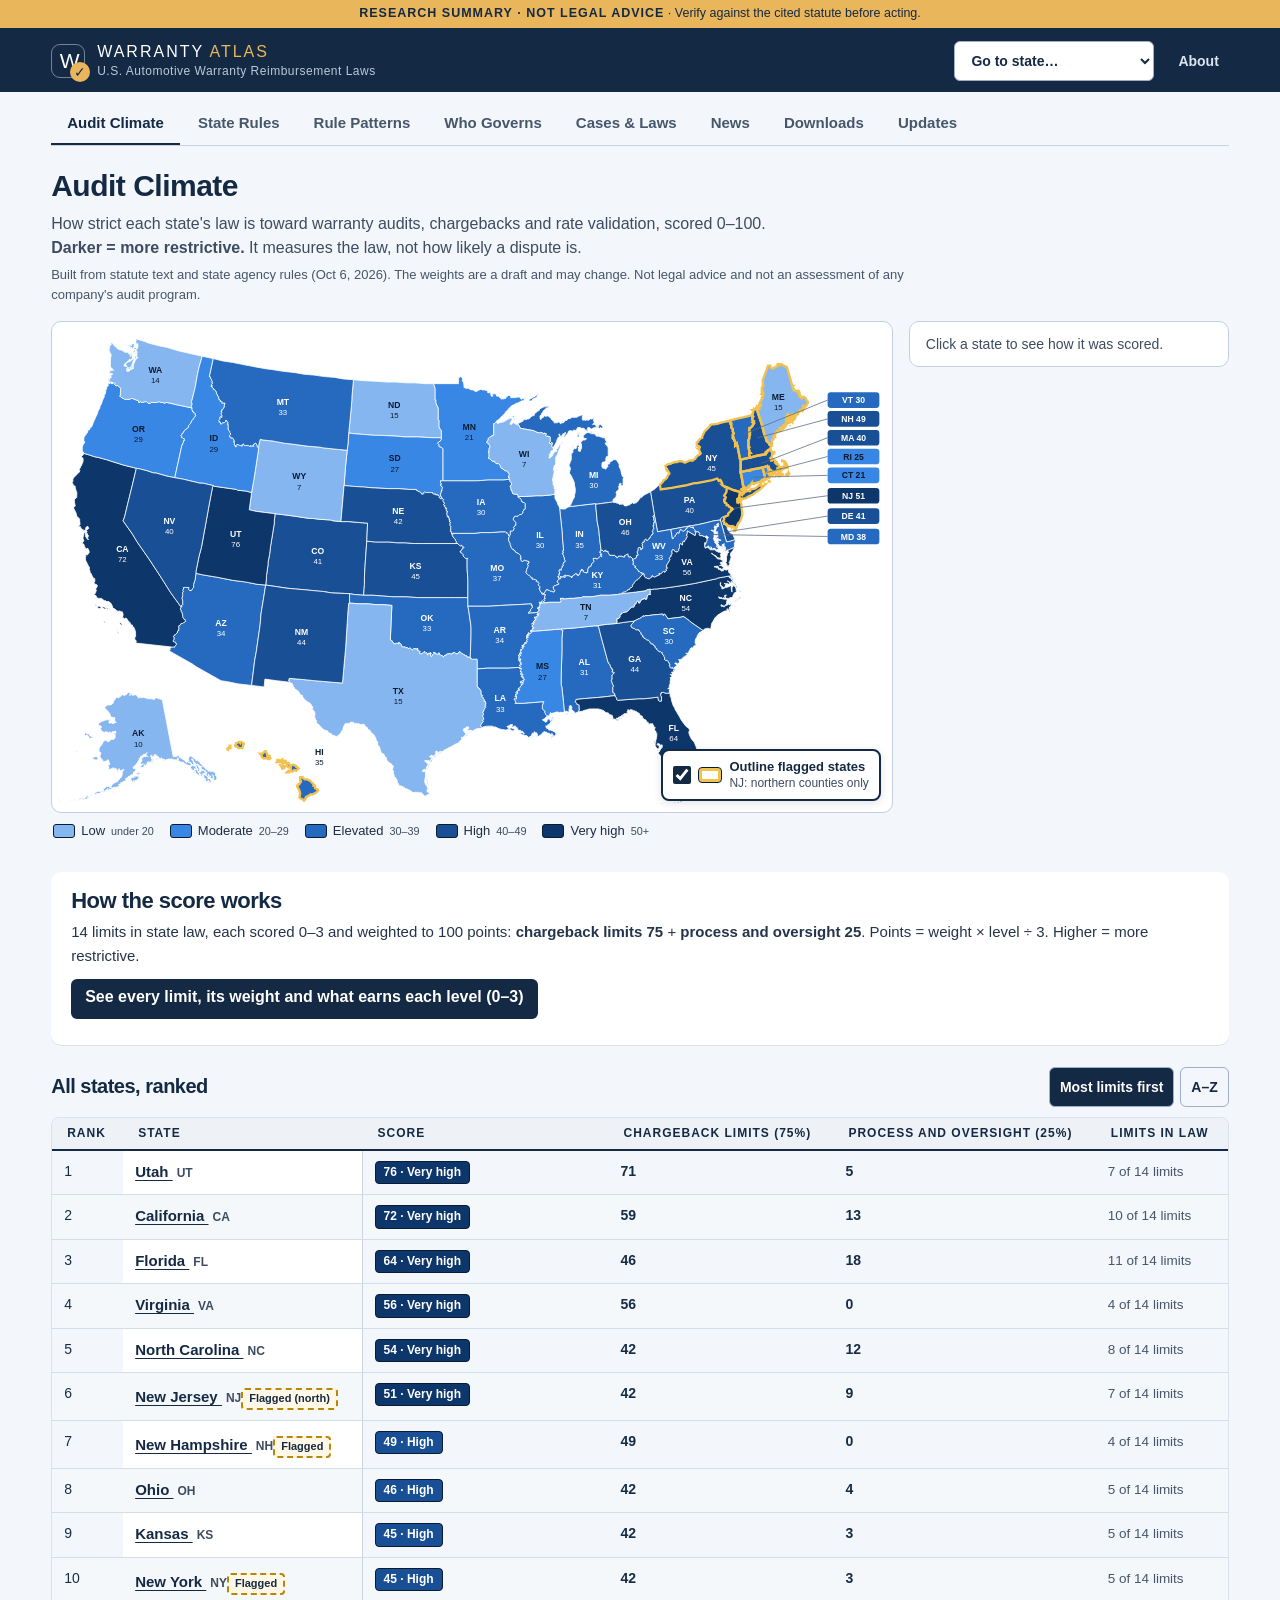
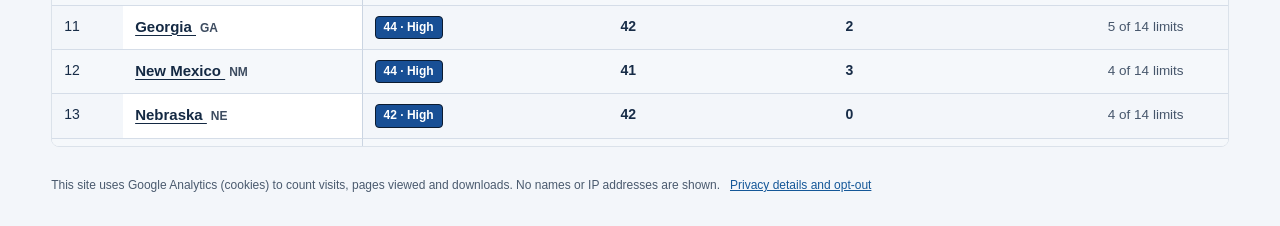
<file: docs/index.html>
<!doctype html>
<html lang="en">
<head>
  <meta charset="utf-8"><meta name="viewport" content="width=device-width,initial-scale=1">
  <title>Warranty Atlas · State warranty reimbursement rules</title>
  <meta name="description" content="U.S. automotive warranty reimbursement laws: a 50-state audit climate map, a state-by-state rules matrix (labor rate, rate requests, parts markup, service contracts) and the statute text behind each rule.">
  <!-- Link previews (Teams, Outlook, Slack). Absolute URLs: update them if the site moves to a custom domain. -->
  <meta property="og:type" content="website"><meta property="og:site_name" content="Warranty Atlas"><meta property="og:title" content="Warranty Atlas">
  <meta property="og:description" content="U.S. automotive warranty reimbursement laws: a 50-state audit climate map, a state-by-state rules matrix (labor rate, rate requests, parts markup, service contracts) and the statute text behind each rule.">
  <meta property="og:url" content="https://broker593.github.io/Warranty-Reimbursement-Atlas/"><meta property="og:image" content="https://broker593.github.io/Warranty-Reimbursement-Atlas/og-card.png"><meta property="og:image:width" content="1200"><meta property="og:image:height" content="630"><meta property="og:image:alt" content="Warranty Atlas logo over a U.S. map">
  <meta name="twitter:card" content="summary_large_image"><meta name="theme-color" content="#142943">
  <link rel="icon" type="image/png" sizes="32x32" href="icons/favicon-32.png"><link rel="icon" type="image/png" sizes="192x192" href="icons/icon-192.png"><link rel="apple-touch-icon" href="icons/apple-touch-icon.png">
  <meta name="robots" content="noindex,nofollow">
  <script>
  /* Site analytics: Google Analytics 4. Counts visits, pages and file downloads. Disclosed on About > Privacy and site analytics, with an opt-out. Keep this block. */
  (function () {
    var id = 'G-FTH25MDCBV'; window.ATLAS_GA_ID = id;
    var off = false; try { off = localStorage.getItem('atlas-analytics-off') === '1'; } catch (e) {}
    if (off || !/^G-[A-Z0-9]{6,}$/.test(id) || id.indexOf('XXXX') > -1 || location.hostname !== 'broker593.github.io') return;
    window.dataLayer = window.dataLayer || [];
    window.gtag = function () { window.dataLayer.push(arguments); };
    window.gtag('js', new Date());
    window.gtag('config', id, {send_page_view: false});
    var s = document.createElement('script'); s.async = true; s.src = 'https://www.googletagmanager.com/gtag/js?id=' + id; document.head.appendChild(s);
  })();
  </script>
  <link rel="stylesheet" href="styles.css?v=20261023-x40"><script defer src="data.js?v=20261023-x40"></script><script defer src="coverage-data.js?v=20261023-x40"></script><script defer src="coverage.js?v=20261023-x40"></script><link rel="stylesheet" href="extras.css?v=20261023-x40"><script defer src="extras.js?v=20261023-x40"></script>
</head>
<body>
  <div class="xnotice" role="note"><strong>RESEARCH SUMMARY · NOT LEGAL ADVICE</strong><span aria-hidden="true"> · </span>Verify against the cited statute before acting.</div>
  <header class="masthead"><div class="brand"><span class="brandmark" aria-hidden="true">W<span>✓</span></span><div>WARRANTY <strong>ATLAS</strong><small>U.S. Automotive Warranty Reimbursement Laws</small></div></div><div class="header-actions"><label class="xjump" for="xJump"><span class="xjump-l">Go to state</span><select id="xJump"><option value="">Go to state…</option></select></label><button class="quiet" id="aboutBtn">About</button></div></header>
  <main id="main"></main>
  <footer class="xsitefoot"><span>This site uses Google Analytics (cookies) to count visits, pages viewed and downloads. No names or IP addresses are shown.</span> <button type="button" class="xsitefoot-link" id="privacyLink">Privacy details and opt-out</button></footer>
  <dialog id="aboutDialog" class="about-dialog" aria-labelledby="aboutTitle"><div class="dialog-top"><div><span class="eyebrow">ABOUT THIS REFERENCE</span><h2 id="aboutTitle">Quick overview</h2></div><button class="close-button" data-close="aboutDialog" aria-label="Close overview">×</button></div><div class="about-copy xabout">
<p class="xabout-lead">A 50-state quick reference to dealer warranty-reimbursement law: labor rates, paid hours, parts, claims and chargebacks, and whether service contracts and CPO are covered. Built from public statutes and, where they set a rule, state agency regulations.</p>
<h3>What's here</h3>
<ul><li><strong>Audit Climate</strong> (opens first) — the audit climate score (0–100) on a U.S. map: how restrictive each state's law is toward warranty audits, chargebacks and rate validation. Hover or click a state for how it was scored.</li><li><strong>State Rules</strong> — one row per state: labor rate, rate increase requests, manufacturer response, paid hours, parts markup, and service contracts and CPO. Click a state for its audit brief (what to know before auditing paid factory-warranty claims there, in the order an audit runs; four states so far), its key facts, and the statute quotes and sources one click deeper. Tick 2 to 6 states, then press <strong>Compare</strong> to see them side by side.</li><li><strong>Rule Patterns</strong> — rule counts across all 50 states: how many states give each answer, with a plain-English definition of every answer and the states behind it.</li><li><strong>Who Governs</strong> — for each state: the statute, any state agency rule that adds a warranty rule, the agency (with a link to its website) and where a dealer takes a dispute.</li><li><strong>Cases &amp; Laws</strong> — key decisions and legislation on rate submissions, audits and chargebacks, each labeled with how it was verified.</li><li><strong>News</strong> — law changes and rulings (up to 5 a week) plus industry commentary from reliable trade and legal publications (up to 3 a week), labeled separately, with the list of sources checked.</li><li><strong>Downloads</strong> — the Excel workbook (everything on the site), audit briefs (summary table plus notes), one-page state PDFs and one research data file.</li><li><strong>Updates</strong> — the Monday law-change checks and site updates.</li></ul>
<h3>How to read it</h3>
<dl class="xabout-dl"><dt>Yes</dt><dd>The state's warranty rate and time rules apply to that coverage.</dd><dt>Conditional</dt><dd>Applies only if a condition is met, usually who issues or pays for the contract.</dd><dt>Not covered</dt><dd>The statute excludes it or limits the rule to manufacturer-issued work.</dd><dt>Silent · Not set in statute</dt><dd>The statute says nothing. Contracts, regulations or other law may still apply.</dd><dt>Full details</dt><dd>The statute quote, pinpoint cite and conditions behind each key fact.</dd></dl>
<h3>Keep in mind</h3>
<ul><li><strong>Internal use only.</strong> Research summary, not legal advice. Verify against the cited statute and take disputes to Legal.</li><li>No company rates or dealer payment data.</li><li>Checked for law changes every Monday. Each state shows <em>Last verified</em> and <em>Law last amended</em>.</li><li>Flagged states (New England, New York, northern New Jersey and Hawaii) are outlined in gold on the map and marked Flagged elsewhere.</li><li>Scope: franchised passenger-vehicle dealers. RV, heavy-truck and independent repair-shop rules are out of scope.</li></ul>
<section class="xprivacy" aria-labelledby="privacyTitle"><h3 id="privacyTitle" tabindex="-1">Privacy and site analytics</h3><p>This site uses Google Analytics to count visits, pages viewed and file downloads. Google Analytics sets cookies in your browser. The site owner sees totals by page, time of day, general location and device type, never names or IP addresses. <a href="https://policies.google.com/technologies/partner-sites" target="_blank" rel="noopener">How Google uses this data ↗</a></p><p class="xprivacy-opt"><button type="button" class="xprivacy-btn" id="gaOptOut">Don't count my visits on this browser</button><span id="gaOptState" role="status"></span></p><p class="xprivacy-small">Or block it on every site with <a href="https://tools.google.com/dlpage/gaoptout" target="_blank" rel="noopener">Google's opt-out browser add-on ↗</a>.</p></section>
<details class="xabout-more"><summary>Research history and sources</summary><p>Initial research September 21, 2026. Coverage by contract type verified September 24–25. Audit fields and law dates verified September 25. Official legislature text was used wherever available; enrolled acts or current code copies are labeled in each state.</p><p>The States pages show the law in effect today and flag enacted changes that take effect later (for example, Rhode Island on October 1, 2026). Pending bills are listed in Weekly checks and are never treated as law.</p></details>
<details class="xabout-more"><summary>Glossary</summary><dl class="glossary"><dt>Hourly rate vs. paid hours</dt><dd>Labor payment = hourly rate × allowed hours. A time multiplier changes the hours; Wisconsin builds the time difference into the rate.</dd><dt>Posted vs. effective labor rate</dt><dd>Posted is the advertised rate. Effective is labor revenue divided by the hours in the qualifying sample.</dd><dt>Parts markup vs. gross margin</dt><dd>A $100 part reimbursed at $160 is a 60% markup and a 37.5% gross margin.</dd><dt>Sample period vs. age limit</dt><dd>The sample period is how much repair-order history to submit; the age limit is how old it can be.</dd></dl></details>
</div></dialog>
</body>
</html>
</file>
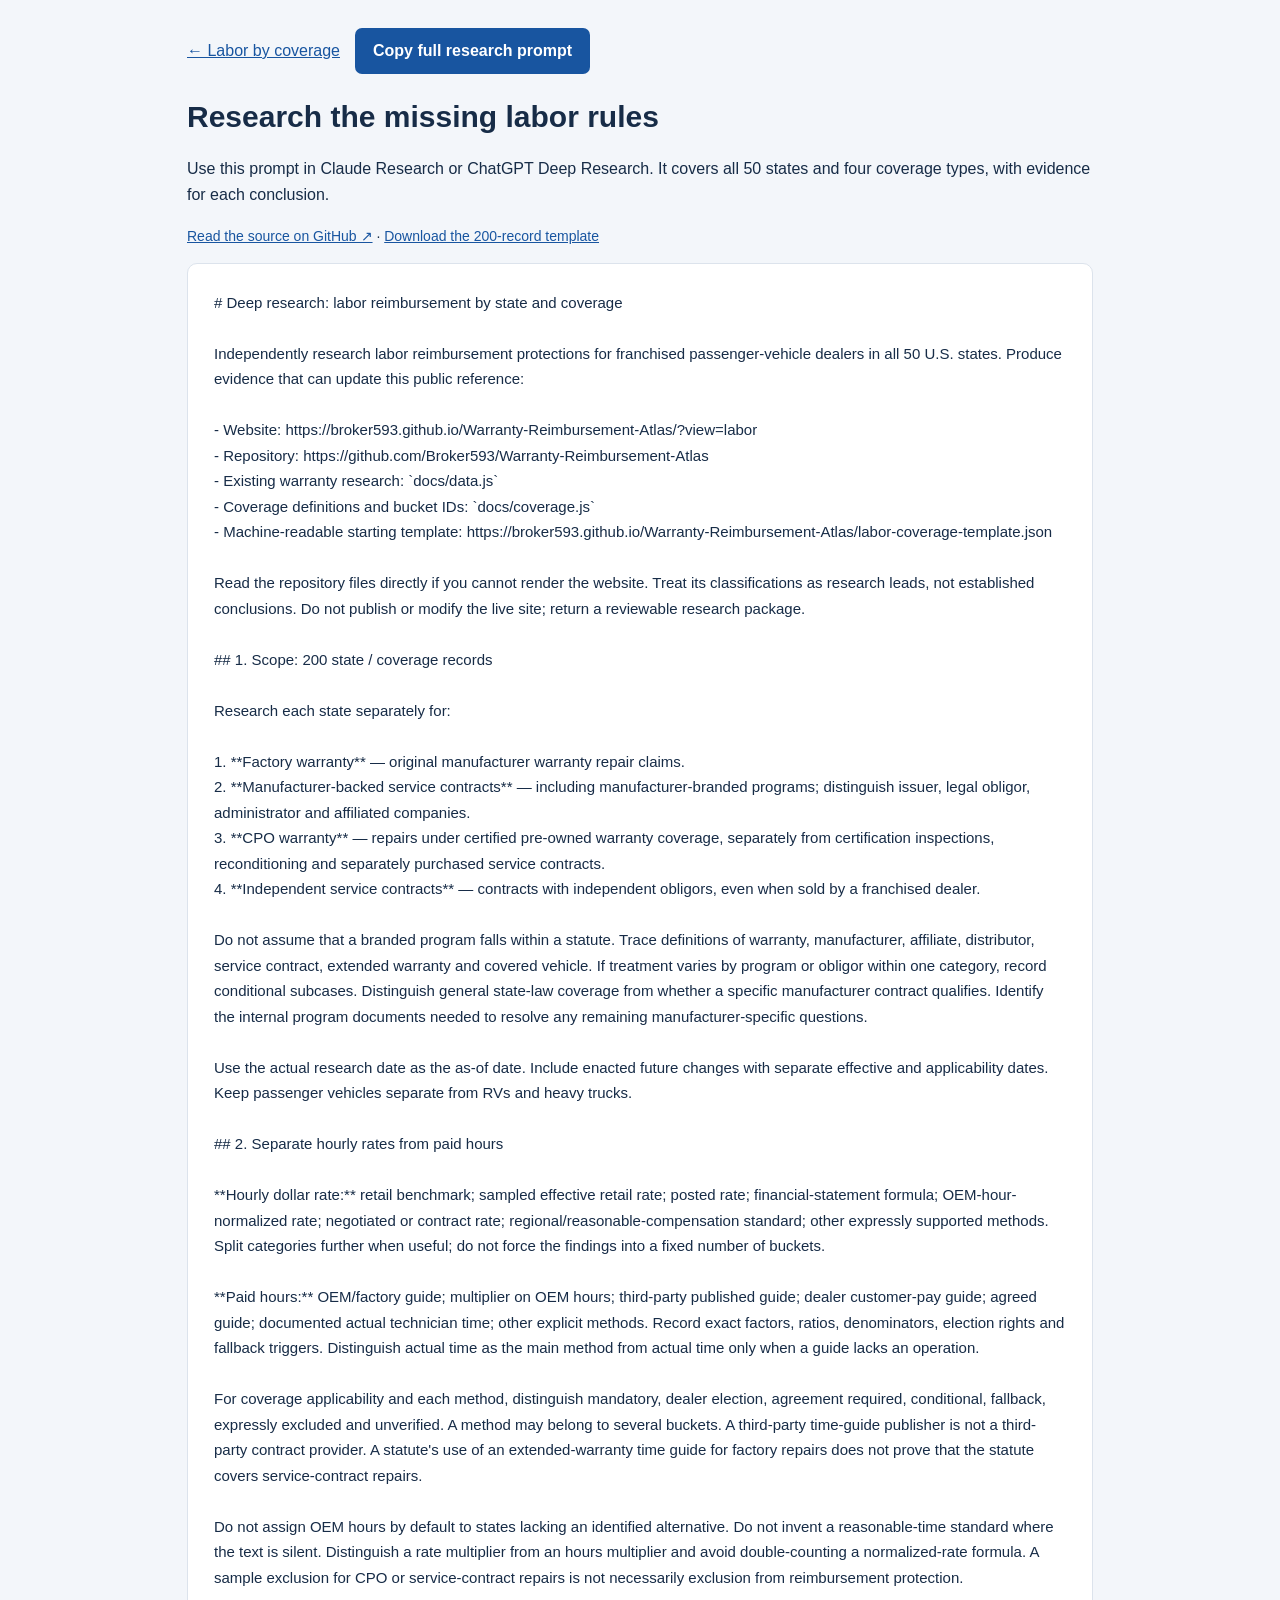
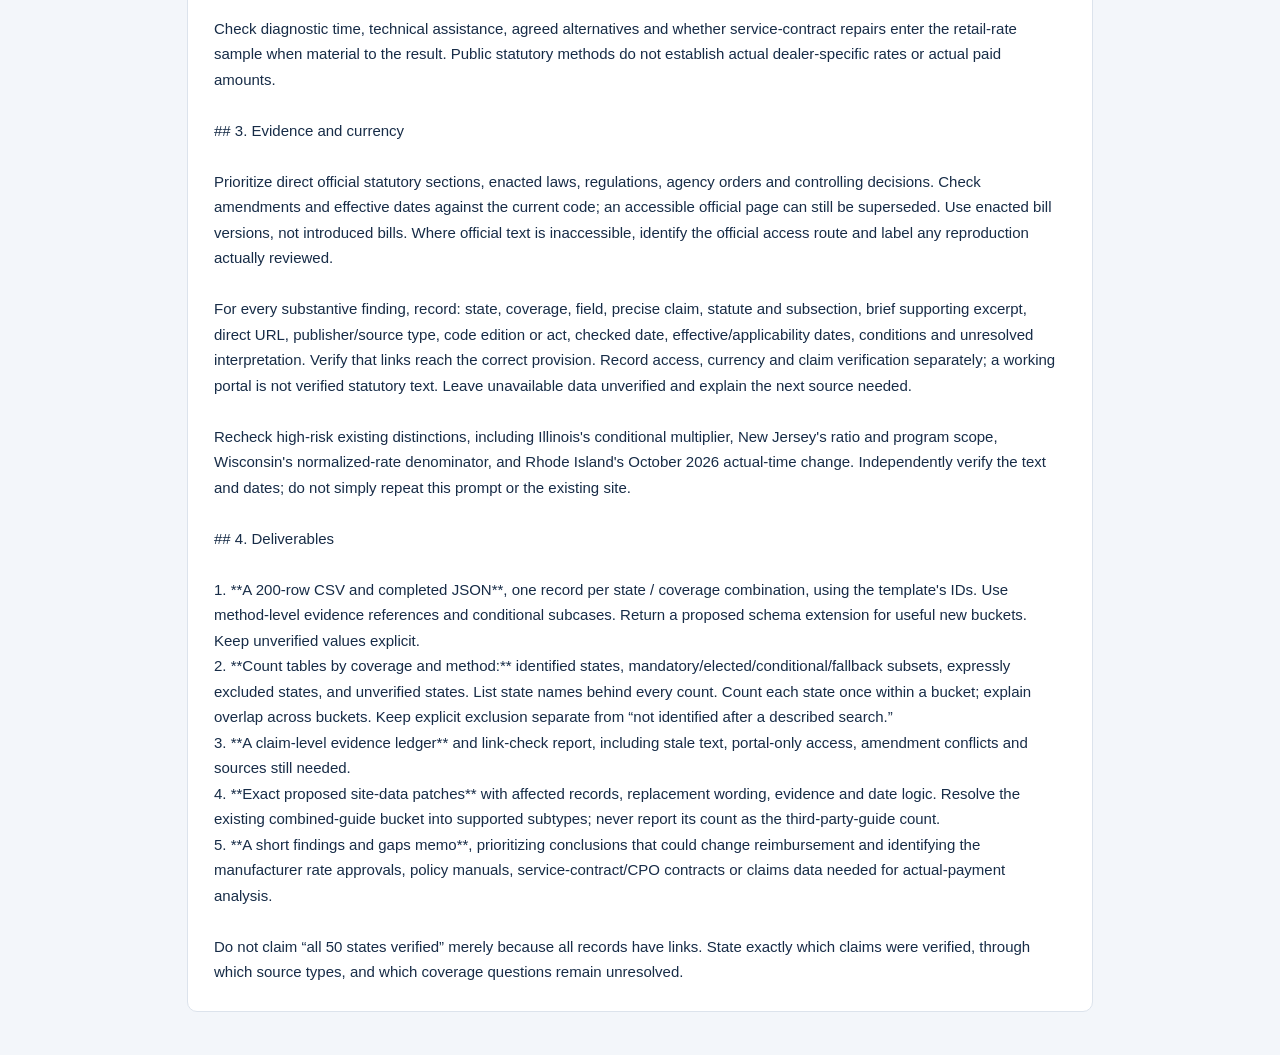
<file: docs/research.html>
<!doctype html>
<html lang="en"><head><meta charset="utf-8"><meta name="viewport" content="width=device-width,initial-scale=1"><title>Labor coverage · Deep research prompt</title><meta name="robots" content="noindex,nofollow"><style>
*{box-sizing:border-box}body{margin:0;background:#f3f6fa;color:#172c47;font:16px/1.65 Arial,sans-serif}main{max-width:950px;margin:auto;padding:28px 22px}nav{display:flex;gap:15px;flex-wrap:wrap;align-items:center;margin-bottom:24px}a{color:#1855a0}h1{line-height:1.25;font-size:30px}button{font:inherit;font-weight:600;color:white;background:#1855a0;border:0;border-radius:7px;padding:10px 18px;cursor:pointer}button:focus-visible{outline:3px solid #c88c27;outline-offset:3px}pre{font:15px/1.7 Arial,sans-serif;white-space:pre-wrap;overflow-wrap:anywhere;background:white;padding:26px;border:1px solid #dce3ec;border-radius:10px}#copyStatus{font-size:14px;color:#526171} .links{font-size:14px}
</style></head><body><main><nav><a href="./?view=labor">← Labor by coverage</a><button id="copyPrompt">Copy full research prompt</button><span id="copyStatus" role="status"></span></nav><h1>Research the missing labor rules</h1><p>Use this prompt in Claude Research or ChatGPT Deep Research. It covers all 50 states and four coverage types, with evidence for each conclusion.</p><p class="links"><a href="https://github.com/Broker593/Warranty-Reimbursement-Atlas/blob/main/docs/labor-coverage-research-prompt.md" target="_blank" rel="noopener">Read the source on GitHub ↗</a> · <a href="labor-coverage-template.json" download>Download the 200-record template</a></p><pre id="researchPrompt"># Deep research: labor reimbursement by state and coverage

Independently research labor reimbursement protections for franchised passenger-vehicle dealers in all 50 U.S. states. Produce evidence that can update this public reference:

- Website: https://broker593.github.io/Warranty-Reimbursement-Atlas/?view=labor
- Repository: https://github.com/Broker593/Warranty-Reimbursement-Atlas
- Existing warranty research: `docs/data.js`
- Coverage definitions and bucket IDs: `docs/coverage.js`
- Machine-readable starting template: https://broker593.github.io/Warranty-Reimbursement-Atlas/labor-coverage-template.json

Read the repository files directly if you cannot render the website. Treat its classifications as research leads, not established conclusions. Do not publish or modify the live site; return a reviewable research package.

## 1. Scope: 200 state / coverage records

Research each state separately for:

1. **Factory warranty** — original manufacturer warranty repair claims.
2. **Manufacturer-backed service contracts** — including manufacturer-branded programs; distinguish issuer, legal obligor, administrator and affiliated companies.
3. **CPO warranty** — repairs under certified pre-owned warranty coverage, separately from certification inspections, reconditioning and separately purchased service contracts.
4. **Independent service contracts** — contracts with independent obligors, even when sold by a franchised dealer.

Do not assume that a branded program falls within a statute. Trace definitions of warranty, manufacturer, affiliate, distributor, service contract, extended warranty and covered vehicle. If treatment varies by program or obligor within one category, record conditional subcases. Distinguish general state-law coverage from whether a specific manufacturer contract qualifies. Identify the internal program documents needed to resolve any remaining manufacturer-specific questions.

Use the actual research date as the as-of date. Include enacted future changes with separate effective and applicability dates. Keep passenger vehicles separate from RVs and heavy trucks.

## 2. Separate hourly rates from paid hours

**Hourly dollar rate:** retail benchmark; sampled effective retail rate; posted rate; financial-statement formula; OEM-hour-normalized rate; negotiated or contract rate; regional/reasonable-compensation standard; other expressly supported methods. Split categories further when useful; do not force the findings into a fixed number of buckets.

**Paid hours:** OEM/factory guide; multiplier on OEM hours; third-party published guide; dealer customer-pay guide; agreed guide; documented actual technician time; other explicit methods. Record exact factors, ratios, denominators, election rights and fallback triggers. Distinguish actual time as the main method from actual time only when a guide lacks an operation.

For coverage applicability and each method, distinguish mandatory, dealer election, agreement required, conditional, fallback, expressly excluded and unverified. A method may belong to several buckets. A third-party time-guide publisher is not a third-party contract provider. A statute&#x27;s use of an extended-warranty time guide for factory repairs does not prove that the statute covers service-contract repairs.

Do not assign OEM hours by default to states lacking an identified alternative. Do not invent a reasonable-time standard where the text is silent. Distinguish a rate multiplier from an hours multiplier and avoid double-counting a normalized-rate formula. A sample exclusion for CPO or service-contract repairs is not necessarily exclusion from reimbursement protection.

Check diagnostic time, technical assistance, agreed alternatives and whether service-contract repairs enter the retail-rate sample when material to the result. Public statutory methods do not establish actual dealer-specific rates or actual paid amounts.

## 3. Evidence and currency

Prioritize direct official statutory sections, enacted laws, regulations, agency orders and controlling decisions. Check amendments and effective dates against the current code; an accessible official page can still be superseded. Use enacted bill versions, not introduced bills. Where official text is inaccessible, identify the official access route and label any reproduction actually reviewed.

For every substantive finding, record: state, coverage, field, precise claim, statute and subsection, brief supporting excerpt, direct URL, publisher/source type, code edition or act, checked date, effective/applicability dates, conditions and unresolved interpretation. Verify that links reach the correct provision. Record access, currency and claim verification separately; a working portal is not verified statutory text. Leave unavailable data unverified and explain the next source needed.

Recheck high-risk existing distinctions, including Illinois&#x27;s conditional multiplier, New Jersey&#x27;s ratio and program scope, Wisconsin&#x27;s normalized-rate denominator, and Rhode Island&#x27;s October 2026 actual-time change. Independently verify the text and dates; do not simply repeat this prompt or the existing site.

## 4. Deliverables

1. **A 200-row CSV and completed JSON**, one record per state / coverage combination, using the template&#x27;s IDs. Use method-level evidence references and conditional subcases. Return a proposed schema extension for useful new buckets. Keep unverified values explicit.
2. **Count tables by coverage and method:** identified states, mandatory/elected/conditional/fallback subsets, expressly excluded states, and unverified states. List state names behind every count. Count each state once within a bucket; explain overlap across buckets. Keep explicit exclusion separate from “not identified after a described search.”
3. **A claim-level evidence ledger** and link-check report, including stale text, portal-only access, amendment conflicts and sources still needed.
4. **Exact proposed site-data patches** with affected records, replacement wording, evidence and date logic. Resolve the existing combined-guide bucket into supported subtypes; never report its count as the third-party-guide count.
5. **A short findings and gaps memo**, prioritizing conclusions that could change reimbursement and identifying the manufacturer rate approvals, policy manuals, service-contract/CPO contracts or claims data needed for actual-payment analysis.

Do not claim “all 50 states verified” merely because all records have links. State exactly which claims were verified, through which source types, and which coverage questions remain unresolved.
</pre></main><script>
document.getElementById('copyPrompt').addEventListener('click',async()=>{try{await navigator.clipboard.writeText(document.getElementById('researchPrompt').textContent);document.getElementById('copyStatus').textContent='Copied. Paste into your research tool.';}catch{document.getElementById('copyStatus').textContent='Select the prompt text below and copy it manually.';const range=document.createRange();range.selectNodeContents(document.getElementById('researchPrompt'));const selection=window.getSelection();selection.removeAllRanges();selection.addRange(range);}});
</script></body></html>
</file>
<file: docs/styles.css>
:root{font-family:Arial,Helvetica,sans-serif;color:#172c47;background:#f3f6fa;font-synthesis:none;--navy:#142943;--blue:#1855a0;--line:#dce3ec;--muted:#5d6c80;--gold:#eab65b;--parts:#234d77;--hourly:#215f75;--hours:#66558e;--samples:#77552e}*{box-sizing:border-box}body{margin:0}button,input,select,summary{font:inherit}button,summary{cursor:pointer}button{transition:background .14s,color .14s}button:focus-visible,input:focus-visible,select:focus-visible,summary:focus-visible,.table-scroll:focus-visible{outline:3px solid #c88c27;outline-offset:3px}button{border:0}a{color:#145798;text-underline-offset:3px}button:disabled{cursor:default;opacity:.5}.masthead{height:88px;background:var(--navy);color:white;display:flex;align-items:center;justify-content:space-between;padding:0 4%;gap:20px}.brand{display:flex;align-items:center;gap:12px;font-size:16px;letter-spacing:2px}.brand strong{font-weight:400;color:#eab65b}.brand small{display:block;letter-spacing:.5px;font-size:12px;margin-top:6px;color:#b9c9db}.brandmark{width:43px;height:43px;border:1px solid #758396;border-radius:9px;display:grid;place-items:center;font-size:26px;position:relative;letter-spacing:-3px}.brandmark span{font-size:14px;letter-spacing:0;position:absolute;bottom:-5px;right:-6px;background:var(--gold);color:var(--navy);width:20px;height:20px;border-radius:50%;text-align:center;line-height:20px}.header-actions{display:flex;align-items:center;gap:14px}.primary{background:var(--blue);color:white;border-radius:7px;padding:11px 17px;font-size:14px;font-weight:bold;min-height:42px}.masthead .primary{background:var(--gold);color:var(--navy)}.primary:hover{filter:brightness(.94)}.quiet{background:transparent;color:var(--muted);padding:10px;font-size:14px;font-weight:600;min-height:40px;border-radius:6px}.quiet:hover{background:#e8edf4;color:var(--navy)}.masthead .quiet{color:#dbe5f0}.masthead .quiet:hover{background:#253d5c}main{max-width:1800px;margin:auto;padding:34px 4% 22px}.intro{display:flex;justify-content:space-between;align-items:flex-end;gap:28px;margin-bottom:27px}.eyebrow{font-size:12px;letter-spacing:1.5px;font-weight:bold;color:var(--muted)}.eyebrow span{color:#b7c3d2;padding:0 8px}h1{font-size:clamp(27px,2.5vw,36px);letter-spacing:-1px;margin:10px 0;line-height:1.2}h2{font-size:27px;letter-spacing:-.5px;margin:8px 0 0}h3{font-size:18px;line-height:1.4}.intro p{font-size:16px;margin:0;color:var(--muted);line-height:1.5}.research-stamp{font-size:12px;line-height:1.6;flex-shrink:0;text-align:right;padding-bottom:2px}.research-stamp span{display:block;color:var(--muted)}.research-stamp strong{font-size:14px;font-weight:600}.mobile-break{display:none}.workspace{background:white;border:1px solid var(--line);border-radius:12px;box-shadow:0 4px 18px #17365806;overflow:clip}.viewbar{padding:17px 20px;border-bottom:1px solid var(--line);display:flex;justify-content:space-between;gap:15px;align-items:center}.segments{display:inline-flex;gap:4px;background:#eef2f7;border-radius:8px;padding:4px}.segments button{padding:10px 14px;font-size:14px;background:none;color:var(--muted);border-radius:5px;white-space:nowrap;min-height:40px}.segments button[aria-pressed=true]{background:white;color:var(--navy);box-shadow:0 1px 5px #14294318;font-weight:bold}.segments span{font-size:12px;margin-left:6px;color:#738398}.segments button[aria-pressed=true] span{color:var(--blue)}.toolbar{display:flex;align-items:center;gap:10px;padding:18px 20px 12px}.search{display:flex;align-items:center;border:1px solid #cbd5e2;border-radius:6px;gap:9px;padding:0 12px;flex:1;min-width:160px;max-width:490px;height:44px}.search>span{font-size:26px;color:var(--muted)}.search input{width:100%;min-width:0;border:0;outline:none;background:none;font-size:14px;color:var(--navy)}kbd{font:12px Arial;color:#758296;border:1px solid var(--line);border-radius:4px;padding:3px 6px}select{font-size:14px;color:var(--navy);border:1px solid #cbd5e2;background:white;border-radius:6px;padding:10px 30px 10px 10px;min-height:44px}.filter-pop{position:relative;font-size:14px}.filter-pop summary{list-style:none;display:flex;gap:14px;align-items:center;border:1px solid #cbd5e2;padding:11px 12px;border-radius:6px;min-height:44px;white-space:nowrap}.filter-pop summary::-webkit-details-marker{display:none}.filter-panel{position:absolute;z-index:80;top:54px;left:0;width:360px;padding:18px;background:white;border:1px solid var(--line);box-shadow:0 12px 50px #14294324;border-radius:10px;max-height:65vh;overflow:auto}.filter-heading{display:flex;align-items:center;justify-content:space-between;gap:8px;margin-bottom:12px}.text-button{background:none;color:var(--blue);font-size:14px;padding:4px 0;line-height:1.4}.text-button:hover{text-decoration:underline}.match-label{display:flex;align-items:center;gap:9px;color:var(--muted);border-bottom:1px solid var(--line);padding-bottom:16px}.match-label select{min-height:36px;padding:7px 24px 7px 9px}.filter-group-title{font-size:12px;font-weight:bold;letter-spacing:1px;color:var(--muted);text-transform:uppercase;margin:17px 0 8px}.filter-choice{display:flex;align-items:flex-start;gap:10px;padding:8px 0;line-height:1.4;font-size:14px;cursor:pointer}.filter-choice input{margin-top:3px;accent-color:var(--blue);width:16px;height:16px;flex-shrink:0}.filter-choice small{margin-left:auto;color:var(--muted);background:#f0f4f8;padding:1px 6px;border-radius:4px;font-size:12px}.table-meta{display:flex;align-items:center;justify-content:space-between;gap:12px;padding:4px 20px 15px;font-size:14px}.result-summary{color:var(--muted);line-height:1.5}.result-summary strong{color:var(--navy)}.meta-controls{display:flex;align-items:center;gap:20px}.toggle-label{font-size:14px;display:flex;align-items:center;gap:8px;color:var(--muted);cursor:pointer}.toggle-label input{width:16px;height:16px;accent-color:var(--blue)}.compare-button{font-size:14px;border:1px solid #cbd5e2;border-radius:6px;padding:8px 10px;background:white;color:var(--navy);white-space:nowrap}.compare-button span{border-radius:4px;background:#ecf2f9;margin-left:4px;padding:2px 5px;font-size:12px}.compare-button.active{background:var(--navy);color:white}.compare-button.active span{background:#3d5270;color:white}.active-filters{display:flex;flex-wrap:wrap;gap:7px;padding:0 20px}.active-filters:not(:empty){padding-bottom:14px}.filter-chip{border-radius:5px;background:#eaf1fa;color:#234d77;font-size:12px;line-height:1.4;padding:6px 9px}.filter-chip span{margin-left:10px}.table-scroll{overflow:auto;max-height:65vh;min-height:210px;border-top:1px solid var(--line);border-bottom:1px solid var(--line);overscroll-behavior:contain}table{border-collapse:separate;border-spacing:0;min-width:100%;font-size:14px}thead th{position:sticky;z-index:15;background:#f7f9fc}thead tr:first-child th{top:0;font-size:12px;text-transform:uppercase;letter-spacing:1px;color:white;text-align:left;height:33px;padding:8px 15px}thead .group-parts{background:var(--parts)}thead .group-hourly{background:var(--hourly)}thead .group-hours{background:var(--hours)}thead .group-samples{background:var(--samples)}thead tr:nth-child(2) th{top:33px;height:91px;border-bottom:1px solid #c6d2e2;font-weight:600;vertical-align:middle}thead th.rule-head{min-width:122px;width:122px;border-right:1px solid #e4e9f0;padding:0}thead .rule-head button{width:100%;height:91px;background:none;color:var(--navy);padding:12px 11px;text-align:center;font-size:14px;line-height:1.4;display:flex;flex-direction:column;justify-content:center;align-items:center;gap:5px}thead .rule-head button:hover{background:#eaf0f7}thead .rule-head small{font-size:12px;font-weight:400;color:var(--muted)}thead th.state-head{position:sticky;left:0;top:0!important;z-index:30;background:#e9eef5!important;color:var(--navy)!important;min-width:235px;width:235px;border-right:1px solid #c6d2e2;border-bottom:1px solid #c6d2e2;font-size:14px!important;letter-spacing:0!important;text-transform:none!important;vertical-align:bottom;padding:18px 16px!important}.state-head>span{display:block;font-size:12px;font-weight:400;line-height:1.5;color:var(--muted);margin-top:5px}tbody td{border-bottom:1px solid #e4eaf2;padding:12px 16px;height:65px;text-align:center}tbody tr:last-child td{border-bottom:0}tbody tr:nth-child(even){background:#f7f9fc}tbody tr:hover{background:#edf3fa}tbody tr.selected{background:#e8f1fb}tbody td.state-cell{position:sticky;left:0;z-index:10;background:inherit;text-align:left;border-right:1px solid #cbd5e2;min-width:235px;width:235px}tbody tr:nth-child(odd) .state-cell{background:white}tbody tr:nth-child(even) .state-cell{background:#f7f9fc}tbody tr:hover .state-cell{background:#edf3fa}tbody tr.selected .state-cell{background:#e8f1fb}.state-inner{display:flex;align-items:center;gap:12px}.compare-check{width:16px;height:16px;accent-color:var(--blue);cursor:pointer;flex-shrink:0}.state-name{padding:0;background:transparent;color:var(--navy);text-align:left;line-height:1.35}.state-name:hover .state-text{text-decoration:underline;text-underline-offset:3px}.state-text{font-size:14px;font-weight:600}.abbr{font-size:12px;color:#6e7b8c;font-weight:400;margin-left:6px}.evidence-label{font-size:12px;color:#788597;display:block;margin-top:3px}.evidence-label.official{color:#33608e}.mark{display:inline-flex;align-items:center;justify-content:center;width:22px;height:22px;vertical-align:middle;border-radius:4px;font-size:16px;line-height:1}.mark.yes{background:var(--navy);color:white;border:1px solid var(--navy)}.mark.no{background:transparent;border:1px solid #c5cfdd}.common-col .mark.yes{background:#e3eaf3;border-color:#cdd8e5;color:#4f698a}.matrix-footer{padding:14px 20px;display:flex;flex-wrap:wrap;gap:12px 24px;color:var(--muted);font-size:12px;line-height:1.5}.matrix-footer .mark{width:15px;height:15px;font-size:11px;margin-right:5px;border-radius:3px}.matrix-footer>span:last-child{margin-left:auto}.context-note{font-size:14px;line-height:1.6;color:var(--muted);padding:20px 4px 0;max-width:1150px}.context-note strong{color:var(--navy);font-weight:600}.page-footer{display:flex;gap:8px 24px;flex-wrap:wrap;color:#718098;font-size:12px;line-height:1.5;margin-top:20px}.page-footer .text-button{font-size:12px;padding:0}.empty{text-align:center;padding:60px 20px;color:var(--muted)}.empty strong{display:block;font-size:18px;color:var(--navy)}.empty p{font-size:16px;line-height:1.5}.sr-only{position:absolute;width:1px;height:1px;padding:0;margin:-1px;overflow:hidden;clip:rect(0,0,0,0);white-space:nowrap;border:0}dialog{color:var(--navy);border:1px solid var(--line);background:white;box-shadow:0 15px 80px #14294325;padding:0;max-height:90dvh}dialog::backdrop{background:#0b1d36aa;backdrop-filter:blur(2px)}.state-dialog{width:min(760px,95vw);max-width:95vw;height:100dvh;max-height:100dvh;margin:0 0 0 auto;border-radius:12px 0 0 12px;border-right:0}.key-dialog{width:min(1050px,93vw);max-width:93vw;border-radius:12px}.about-dialog{width:min(770px,93vw);max-width:93vw;border-radius:12px}.dialog-top{display:flex;align-items:flex-start;justify-content:space-between;gap:16px;padding:25px 30px;border-bottom:1px solid var(--line);position:sticky;top:0;background:white;z-index:2}.close-button{width:38px;height:38px;display:grid;place-items:center;border:1px solid var(--line);border-radius:6px;font-size:26px;font-weight:300;line-height:1;background:#f8fafc;color:var(--navy);flex-shrink:0}.close-button:hover{background:#e9eff6}.dialog-intro{font-size:16px;color:var(--muted);line-height:1.6;margin:22px 30px}.state-summary{padding:22px 30px;background:#f5f8fc;border-bottom:1px solid var(--line)}.state-summary .statute{font-size:14px;font-weight:600;line-height:1.5}.state-summary p{font-size:14px;color:var(--muted);margin:10px 0 0;line-height:1.6}.state-sections{padding:4px 30px 25px}.state-section{padding:22px 0;border-bottom:1px solid var(--line)}.state-section:last-child{border-bottom:0}.section-label{color:var(--muted);font-size:12px;font-weight:bold;text-transform:uppercase;letter-spacing:1.2px}.state-section p{font-size:16px;line-height:1.65;margin:10px 0 0}.state-section .rule-tags{display:flex;gap:6px;flex-wrap:wrap;margin-top:12px}.rule-tag{font-size:12px;padding:5px 7px;border-radius:4px;background:#eaf1fa;color:#2e537b}.source-links{display:flex;flex-direction:column;gap:12px;margin-top:17px;font-size:14px;line-height:1.5}.source-age{font-size:14px;line-height:1.6;color:var(--muted);margin-top:10px}.detail-actions{display:flex;justify-content:space-between;gap:15px;align-items:center;padding:18px 30px;border-top:1px solid var(--line)}.key-group{padding:0 30px 25px}.key-group h3{border-bottom:2px solid var(--line);padding-bottom:10px}.rule-cards{display:grid;grid-template-columns:1fr 1fr;gap:14px}.rule-card{padding:18px;border:1px solid var(--line);border-radius:8px;display:flex;flex-direction:column;align-items:flex-start}.rule-card h4{font-size:16px;line-height:1.4;margin:0 0 10px}.rule-card p{font-size:14px;line-height:1.6;color:var(--muted);margin:0 0 10px}.rule-card .example{color:var(--navy);font-size:14px}.rule-card .text-button{margin-top:auto;text-align:left;padding-top:8px}.about-copy{padding:8px 30px 25px}.about-copy p{font-size:16px;line-height:1.7;color:var(--muted)}.about-copy strong{color:var(--navy)}.about-copy h3{margin-top:27px}.toast{position:fixed;bottom:24px;left:50%;transform:translateX(-50%);background:var(--navy);color:white;border-radius:8px;padding:13px 20px;font-size:14px;z-index:100;box-shadow:0 5px 25px #14294333;max-width:90vw;text-align:center}[hidden]{display:none!important}@media(min-width:1600px){thead .rule-head{min-width:135px;width:135px}}@media(max-width:1000px){.research-stamp{display:none}.toolbar{flex-wrap:wrap}.search{max-width:none;flex-basis:300px}.table-meta{align-items:flex-start;flex-direction:column}.meta-controls{width:100%;justify-content:space-between}.viewbar{padding:13px}.key-button{font-size:12px}.segments button{padding:9px}.masthead{padding:0 22px}.intro{margin-bottom:22px}main{padding:27px 22px}.matrix-footer>span:last-child{margin-left:0}}@media(max-width:640px){.masthead{height:78px;padding:0 16px}.brand{font-size:13px;letter-spacing:1px}.brand small{font-size:12px;letter-spacing:0}.brandmark{width:34px;height:34px;font-size:22px}.masthead .quiet{display:none}.header-actions .primary{padding:9px 11px;font-size:12px}.header-actions .primary span{display:none}main{padding:24px 12px}.eyebrow{font-size:12px;letter-spacing:.8px}.eyebrow span{padding:0 3px}h1{font-size:27px;letter-spacing:-.7px}.mobile-break{display:block}.intro p{font-size:14px}.viewbar{align-items:stretch;flex-direction:column;gap:6px}.segments{display:flex;justify-content:space-between}.segments button{font-size:12px;padding:10px 8px;flex:1;white-space:normal}.segments span{margin-left:3px}.key-button{align-self:flex-end;padding:5px;min-height:28px;font-size:14px}.toolbar{padding:10px 12px;gap:8px}.search{flex-basis:100%;max-width:none}.filter-pop{flex:1}.filter-pop summary{justify-content:space-between;font-size:14px}.source-select{flex:1}.source-select select{width:100%;max-width:100%;font-size:12px;padding-left:7px}.toolbar>.quiet{font-size:12px;padding:6px;min-height:40px}.filter-panel{width:min(350px,calc(100vw - 52px));left:0}.table-meta{padding:4px 12px 12px}.meta-controls{gap:8px;flex-wrap:wrap}.toggle-label{font-size:12px}.compare-button{font-size:12px}.active-filters{padding-left:12px;padding-right:12px}thead th.state-head,tbody td.state-cell{min-width:176px;width:176px}.state-inner{gap:8px}.state-text{font-size:14px}.abbr{display:none}.evidence-label{font-size:12px}tbody td{padding:10px}thead .rule-head{min-width:115px;width:115px}.matrix-footer{padding:12px;gap:9px 15px}.context-note{font-size:14px;padding:17px 3px 0}.page-footer{gap:10px;margin-top:16px}.dialog-top{padding:22px 20px}h2{font-size:24px}.state-summary{padding:20px}.state-sections{padding:0 20px 20px}.detail-actions{padding:16px 20px}.rule-cards{grid-template-columns:1fr}.key-group{padding:0 20px 20px}.dialog-intro{margin:18px 20px}.about-copy{padding:5px 20px 22px}}

/* Source clarity and focused comparison */
.coverage-line{display:flex;flex-wrap:wrap;align-items:center;gap:8px 18px;font-size:12px;color:var(--muted);line-height:1.6;margin:-8px 0 18px}.coverage-line strong{color:var(--navy)}.coverage-line .coverage-pending{color:#75531e;background:#fff2d9;padding:2px 7px;border-radius:4px}.rule-check{cursor:pointer;min-width:30px;min-height:30px;border-radius:5px}.rule-check:hover{background:#2362a8;box-shadow:0 0 0 3px #dceafb}.review-status{display:flex;flex-direction:column;gap:7px;margin:16px 0 8px;padding:13px 15px;border-left:3px solid #427aa8;background:#eaf1f8;font-size:14px;line-height:1.5}.review-status.pending{border-color:#c69539;background:#fff4df}.review-status span{font-size:12px;color:var(--muted)}.rule-explanation{margin:22px 30px 0;padding:18px;border:1px solid #bfd2e8;border-radius:8px;background:#f3f7fc}.rule-explanation h3{margin:10px 0;font-size:18px}.rule-explanation p{font-size:16px;line-height:1.65;margin:10px 0}.rule-explanation small{font-size:12px;line-height:1.6;color:var(--muted);display:block}.source-link{display:flex;flex-direction:column;gap:5px;padding:12px 14px;border:1px solid var(--line);border-radius:7px;text-decoration:none}.source-link:hover{background:#f1f6fb}.source-link strong{font-size:14px;text-decoration:underline;text-underline-offset:3px}.source-link span{color:var(--muted);font-size:12px;overflow-wrap:anywhere}.source-age small{display:block;font-size:12px;line-height:1.6;margin-top:9px}.glossary dt{font-size:16px;font-weight:600;margin:18px 0 6px}.glossary dd{font-size:16px;line-height:1.65;color:var(--muted);margin:0}@media(max-width:640px){.coverage-line{gap:6px 10px;margin-top:-8px}.coverage-line>span:last-child{flex-basis:100%}.rule-explanation{margin:18px 20px 0;padding:15px}.review-status span{overflow-wrap:anywhere}}

.original-source{border:1px solid #a9cbbb;background:#f1f8f4}.original-note,.original-gap{font-size:13px;line-height:1.55;color:#526171}.original-label{display:block;font-size:10px;font-weight:500;color:#527367;margin-top:3px}


/* September 2026 evidence and effective-date controls */
.date-bar{display:flex;align-items:center;flex-wrap:wrap;gap:10px 20px;margin:0 0 18px;color:var(--muted);font-size:13px}.date-bar label{font-weight:600;color:var(--navy);display:flex;align-items:center;gap:10px}.date-bar input{border:1px solid #cbd5e2;border-radius:6px;padding:8px;color:var(--navy);background:white;font:inherit}.date-bar span{max-width:520px;line-height:1.5}.mark.unknown{background:#fff2d9;color:#75531e;border:1px solid #c8a465;font-weight:bold}.mark.no.rule-check:hover{background:#e7effa;border-color:#1855a0}.change-notice{margin:20px 30px;padding:16px;border:1px solid #a8c4df;border-radius:8px;background:#edf5ff;font-size:14px;line-height:1.6}.change-notice p{margin:8px 0}.change-notice.pending{background:#fff7e8;border-color:#d9bd85}.check-record{padding:14px;border-left:3px solid #7b97b6;background:#f4f7fb;font-size:14px!important}.original-label{font-size:11px}.rule-check:focus-visible{outline:3px solid #c88c27;outline-offset:3px}@media(max-width:640px){.change-notice{margin:18px 20px}.date-bar{font-size:12px}}
/* Coverage-specific labor research */
.labor-panel{padding:20px;border-bottom:1px solid var(--line);background:#f8fafc}
.labor-controls{display:flex;align-items:end;flex-wrap:wrap;gap:14px 22px}
.labor-controls label{display:flex;flex-direction:column;gap:7px;font-size:12px;font-weight:bold;color:var(--muted)}
.labor-controls select{max-width:100%;font-weight:normal}
.labor-controls a{font-size:14px;padding-bottom:12px;margin-left:auto}
.labor-scope,.labor-count-note,.labor-formula{font-size:13px;line-height:1.6;color:var(--muted)}
.labor-scope{max-width:1050px;margin:15px 0 8px}
.labor-progress{font-size:13px;font-weight:600;color:#75531e;margin:0 0 16px}
.labor-buckets{display:grid;grid-template-columns:repeat(4,minmax(0,1fr));gap:10px}
.labor-bucket{display:flex;flex-direction:column;align-items:flex-start;gap:7px;text-align:left;min-height:112px;background:white;border:1px solid #ccd7e4;border-radius:8px;padding:13px;color:var(--navy)}
.labor-bucket>span{font-size:13px;line-height:1.4;font-weight:600}
.labor-bucket strong{font-size:26px;line-height:1;margin-top:auto}
.labor-bucket small{font-size:12px;line-height:1.4;color:var(--muted)}
.labor-bucket:hover{background:#edf4fc;border-color:#7d9fc4}
.labor-bucket[aria-pressed=true]{background:#e6effb;border:2px solid var(--blue);padding:12px}
.labor-count-note{margin:13px 0 0}.labor-formula{border-top:1px solid var(--line);padding-top:12px;margin-bottom:0}
.labor-formula strong{color:var(--navy)}
.labor-matrix{table-layout:fixed;min-width:1080px}
.labor-matrix thead tr:nth-child(2) th{height:65px;text-align:left;padding:12px 16px;font-size:13px;line-height:1.45;min-width:230px}
.labor-matrix td:not(.state-cell){text-align:left;vertical-align:top;min-width:230px}
.labor-matrix td p{font-size:13px;line-height:1.6;margin:8px 0 0}
.labor-matrix td .text-button{font-size:12px;margin-top:8px;text-align:left}
.labor-tags{display:flex;flex-wrap:wrap;gap:5px;margin-top:8px}
.labor-tags span{display:inline-block;font-size:11px;line-height:1.45;padding:3px 6px;border:1px solid #bfd0e4;border-radius:4px;background:#edf3fb;color:#234d77}
.scope-status,.pending-label{display:inline-block;font-size:12px;line-height:1.5;color:#75531e;background:#fff2d9;border-radius:4px;padding:3px 6px}
.state-section li{font-size:15px;line-height:1.65;margin:8px 0}
.method-review{display:grid;grid-template-columns:1fr 1fr;gap:10px;margin-top:16px}.method-review article{display:flex;flex-direction:column;gap:6px;border:1px solid var(--line);padding:12px;border-radius:6px}.method-review strong{font-size:13px;line-height:1.4}.method-review span,.method-review small{font-size:12px;line-height:1.5;color:var(--muted)}
@media(max-width:1100px){.viewbar{flex-wrap:wrap}.segments{flex-wrap:wrap}.labor-buckets{grid-template-columns:repeat(3,minmax(0,1fr))}}
@media(max-width:640px){.labor-panel{padding:16px 12px}.labor-controls{align-items:stretch;gap:12px}.labor-controls label{width:100%}.labor-controls select{width:100%}.labor-controls a{margin-left:0;padding-bottom:0}.labor-buckets{grid-template-columns:repeat(2,minmax(0,1fr))}.labor-bucket{padding:11px}.labor-bucket[aria-pressed=true]{padding:10px}.segments{display:grid;grid-template-columns:1fr 1fr}.labor-matrix{min-width:950px}.labor-matrix td.state-cell,.labor-matrix th.state-head{width:160px;min-width:160px}}


/* v2: status meaning is carried by text and symbols, never color alone. */
.labor-progress{color:#172c47;font-size:14px;line-height:1.6}
.tally-scroll{overflow:auto;margin:12px 0;border:1px solid #8291a3;border-radius:7px}
.coverage-tally{font-size:14px;min-width:660px;width:100%;table-layout:fixed}
.coverage-tally caption{text-align:left;font-weight:700;padding:12px 14px;background:#e9eef5;color:#142943}
.coverage-tally thead th{position:static!important;background:#142943!important;color:#fff!important;text-transform:none!important;letter-spacing:0!important;font-size:13px!important;text-align:center!important;padding:12px!important}
.coverage-tally thead th:first-child{width:36%;text-align:left!important}
.coverage-tally tbody th{text-align:left;font-weight:600;padding:12px 14px;border-bottom:1px solid #ccd5e0;line-height:1.5}
.coverage-tally td{padding:6px;height:auto;border-bottom:1px solid #ccd5e0}
.coverage-tally td button{font-weight:700;color:#142943;background:transparent;border:1px solid #73859b;border-radius:5px;min-width:44px;min-height:36px}
.coverage-tally td button:hover{background:#142943;color:white}
.coverage-tally .current-coverage th{border-left:5px solid #142943;padding-left:9px}
.labor-date-notice{font-size:13px;line-height:1.6;border-left:4px solid #142943;padding:10px 13px;background:#e9eef5;color:#172c47}
.coverage-legend{margin:16px 0;font-size:13px;line-height:1.6}.coverage-legend summary{font-weight:bold}.coverage-legend dl{display:grid;grid-template-columns:120px 1fr;gap:10px}.coverage-legend dt{font-weight:bold}.coverage-legend dd{margin:0}
.coverage-status{display:inline-flex;align-items:center;gap:7px;max-width:100%;font-size:13px;font-weight:700;line-height:1.45;padding:6px 10px;border-radius:4px;white-space:nowrap}
.coverage-status>span{font-size:17px;line-height:1}
.status-yes{background:#142943;color:white;border:2px solid #142943}
.status-conditional{background:#fff;color:#101d2e;border:3px double #142943;padding:5px 9px}
.status-no{background:#dfe5ed;color:#101d2e;border:2px solid #142943}
.status-silent{background:#fff;color:#101d2e;border:2px dashed #526171}
.condition-note{border-left:3px double #142943;padding-left:9px;color:#142943}
.effective-status{font-size:12px!important;font-weight:600;color:#142943;border:1px solid #142943;border-radius:4px;padding:8px;background:#e9eef5}
.effective-status.upcoming{border-style:dashed}
.hours-label{font-size:14px;line-height:1.5;display:block}
.labor-buckets{grid-template-columns:repeat(3,minmax(0,1fr))}
.labor-bucket{border-color:#8291a3}.labor-bucket small{color:#34445a;line-height:1.6}.labor-bucket[aria-pressed=true]{outline:2px solid #142943;outline-offset:2px}
.evidence-label,.evidence-label.official{color:#45546a}.original-label{color:#344b43}
.statute-quote{margin:15px 0;padding:15px 18px;border-left:4px solid #142943;background:#f0f3f8;color:#142943;font-size:16px;line-height:1.7}
.state-section summary{font-size:14px;line-height:1.6;margin-top:12px}
@media(max-width:640px){.labor-buckets{grid-template-columns:repeat(2,minmax(0,1fr))}.coverage-tally{font-size:12px;min-width:590px}.coverage-legend dl{grid-template-columns:1fr}.coverage-legend dd{margin-bottom:8px}.labor-controls{margin-top:18px}}

/* v3 scope notes remain readable without color cues. */
.tally-scope{display:block;font-weight:400;font-size:11px;line-height:1.4;max-width:260px;margin-top:5px;color:#26364b}
.program-scope{border-left:4px solid #152d47;background:#edf1f6;color:#152d47;padding:12px 14px;font-size:13px;line-height:1.6}
.current-evidence{border:1px solid #667486;padding:12px;margin:12px 0}
</file>
<file: docs/extras.css>
/* Extras: section nav, Audit fields, Weekly checks, News, Downloads.
   High contrast; every status carries a text label, never color alone. */
.xnav{display:flex;flex-wrap:wrap;gap:4px;margin:0 0 18px;border-bottom:2px solid var(--navy)}
.xnav a{display:inline-block;padding:11px 16px;font-size:14px;font-weight:600;color:var(--navy);text-decoration:none;border:2px solid transparent;border-bottom:0;border-radius:7px 7px 0 0;margin-bottom:-2px;background:#e8edf4}
.xnav a:hover{background:#dbe4ef}
.xnav a[aria-current=page]{background:white;border-color:var(--navy);border-bottom:2px solid white;font-weight:bold;text-decoration:underline;text-underline-offset:5px;text-decoration-thickness:2px}
.xnav a:focus-visible{outline:3px solid #c88c27;outline-offset:2px}
.xpanel{background:white;border:1px solid var(--line);border-radius:12px;padding:24px 24px 28px;box-shadow:0 4px 18px #17365806}
.xloading,.xerror{font-size:16px;color:var(--muted)}.xerror{color:#8a1c1c;font-weight:bold;border:2px solid #8a1c1c;border-radius:8px;padding:12px}
.xhead{display:flex;justify-content:space-between;align-items:flex-start;gap:24px;margin-bottom:18px}
.xhead h2{margin:0 0 8px}.xhead p{margin:0;font-size:16px;line-height:1.55;color:#3d4c60;max-width:900px}
.xstamp{font-size:13px;line-height:1.7;text-align:right;color:#3d4c60;border-left:3px solid var(--navy);padding-left:14px;flex-shrink:0}
.xtools{display:flex;flex-wrap:wrap;align-items:flex-end;gap:12px;margin:8px 0 10px}
.xtools label{display:flex;flex-direction:column;gap:4px;font-size:13px;font-weight:600;color:var(--navy)}
.xtools .search{flex-direction:row;max-width:320px}.xtools .toggle-label{flex-direction:row;align-self:center}
.xcount{font-size:14px;color:#3d4c60;margin:6px 0 10px}
.xtable-scroll{max-height:70vh;border:1px solid var(--line);border-radius:8px}
.xtable{width:100%;font-size:14px}
.xtable thead th{position:sticky;top:0;background:var(--navy);color:white;text-align:left;padding:10px 12px;font-size:13px;z-index:2;white-space:nowrap}
.xtable tbody th,.xtable tbody td{padding:10px 12px;border-bottom:1px solid #d5dde8;text-align:left;vertical-align:top;height:auto;line-height:1.45}
.xtable tbody th{position:sticky;left:0;background:white;z-index:1;border-right:1px solid #cbd5e2;min-width:170px}
.xtable tbody tr:nth-child(even) th,.xtable tbody tr:nth-child(even) td{background:#f5f8fb}
.xtable small{display:block;color:#3d4c60;font-size:12px;margin-top:3px}
.xtable .xnext{font-weight:bold;color:#6b3d00;border-left:3px solid #6b3d00;padding-left:5px}
.xflag{display:block;font-size:11px;font-weight:bold;color:#6b3d00;margin-top:3px}
.xempty{text-align:center;padding:30px;color:var(--muted)}
.xfoot{font-size:13px;color:#3d4c60;line-height:1.5;margin-top:12px}
.xkv{display:grid;grid-template-columns:minmax(150px,210px) 1fr;gap:6px 14px;margin:12px 0;font-size:15px;line-height:1.5}
.xkv dt{font-weight:bold;color:var(--navy)}.xkv dd{margin:0;color:#24344a}
.xpin{font-size:13px;color:#3d4c60;line-height:1.5}
.xnote{font-size:14px;line-height:1.55;background:#f1f5fa;border-left:4px solid var(--navy);padding:8px 12px;margin:10px 0}
.xnextbox{border:2px solid #6b3d00;background:#fff7ea;padding:8px 12px;border-radius:6px;color:#3a2200!important}
.xbtns{display:flex;flex-wrap:wrap;gap:8px;align-items:center;margin-top:12px}
.xbtns a.quiet,.xbtns .quiet{border:1px solid #9fb0c5;color:var(--navy);text-decoration:none;display:inline-flex;align-items:center}
.xbtns .primary{min-height:40px}
.statute-quote{border-left:4px solid var(--navy);margin:10px 0 4px;padding:6px 12px;background:#f7f9fc;font-size:14px;line-height:1.55;font-style:italic}
.xbadge{display:inline-block;font-size:11px;font-weight:bold;letter-spacing:.6px;padding:3px 7px;border-radius:4px;background:var(--navy);color:white;border:2px solid var(--navy)}
.xbadge.alt{background:white;color:var(--navy)}
.xbadge.muted{background:white;color:#3d4c60;border-style:dashed;border-color:#3d4c60}
.xchip{display:inline-block;font-size:12px;font-weight:bold;padding:2px 7px;border:1px solid var(--navy);border-radius:10px;color:var(--navy)}
.xok{display:block;margin-top:8px;font-weight:bold;color:#0f4d2a}.xok::before{content:"✓ "}
.xwarn{display:block;margin-top:8px;font-weight:bold;color:#7a1f00}.xwarn::before{content:"⚠ "}
/* weekly & news */
.xweek,.xnews{border:1px solid #cbd5e2;border-left:5px solid var(--navy);border-radius:8px;padding:16px 18px;margin:14px 0}
.xweek header,.xitem-top{display:flex;flex-wrap:wrap;gap:8px;align-items:center}
.xweek time,.xitem-top time{font-weight:bold;font-size:14px}
.xweek h3{margin:10px 0 6px}.xweek p{font-size:15px;line-height:1.6}
.xitems{list-style:none;padding:0;margin:10px 0}.xitems li{border-top:1px solid #dce3ec;padding:12px 0}
.xitems p{margin:6px 0}
.xweek details,.xnews details{margin-top:8px;font-size:14px;line-height:1.55}.xweek summary{font-weight:bold;color:var(--navy)}
.xnewsweek h3{border-bottom:2px solid var(--navy);padding-bottom:6px;margin-top:10px}
.xnews h4{font-size:17px;margin:10px 0 2px;line-height:1.4}.xnews p{font-size:15px;line-height:1.55;margin:6px 0}
/* downloads */
.xdl{display:grid;grid-template-columns:repeat(auto-fit,minmax(240px,1fr));gap:14px}
.xdl-card{display:flex;flex-direction:column;gap:6px;border:2px solid var(--navy);border-radius:10px;padding:16px;color:var(--navy)}
.xdl-card strong{font-size:16px}.xdl-card span{font-size:14px;color:#3d4c60;line-height:1.5}
.xsub{margin-top:26px}
.xstates{display:grid;grid-template-columns:repeat(auto-fill,minmax(64px,1fr));gap:8px}
.xstates a{display:block;text-align:center;border:1px solid #7d8da3;border-radius:6px;padding:9px 0;font-weight:bold;color:var(--navy);text-decoration:none}
.xstates a:hover{background:var(--navy);color:white}
/* drawer card */
.xdrawer{display:grid;grid-template-columns:repeat(3,minmax(0,1fr));gap:12px;padding:16px 30px;border-bottom:2px solid var(--navy);background:#fbfcfe}
.xdrawer>div{display:flex;flex-direction:column;gap:3px}.xdrawer strong{font-size:15px}.xdrawer small{font-size:12px;color:#3d4c60;line-height:1.4}
.xdrawer .xbtns{grid-column:1/-1;margin-top:0}
@media(max-width:900px){.xhead{flex-direction:column}.xstamp{text-align:left}.xdrawer{grid-template-columns:1fr;padding:14px 20px}.xkv{grid-template-columns:1fr}}
@media(max-width:640px){.xnav a{padding:9px 10px;font-size:13px}.xpanel{padding:16px 12px}}
@media print{.masthead,.xnav,.xtools,.xbtns,.page-footer{display:none!important}.xpanel{border:0;box-shadow:none}}
.xdl-btns{display:flex;flex-wrap:wrap;gap:8px;margin-top:auto;padding-top:10px}
.xbtn-open,.xbtn-save{display:inline-flex;align-items:center;min-height:38px;padding:7px 12px;border-radius:6px;font-size:14px;font-weight:bold;text-decoration:none}
.xbtn-open{background:var(--navy);color:white;border:2px solid var(--navy)}.xbtn-open:hover{background:#0b1a2e}
.xbtn-save{background:white;color:var(--navy);border:2px solid var(--navy)}.xbtn-save:hover{background:#eef3f9}
.xbtn-open:focus-visible,.xbtn-save:focus-visible{outline:3px solid #c88c27;outline-offset:2px}
.xnotice{background:#eab65b;color:#142943;text-align:center;font-size:14px;line-height:1.4;padding:7px 16px;border-bottom:2px solid #142943}.xnotice strong{letter-spacing:1px}
@media print{.xnotice{display:block!important;background:none;border:1px solid #000}}
.xabout p,.xabout li,.xabout dd{font-size:15px;line-height:1.55;color:#24344a}
.xabout-lead{font-size:16px!important;color:var(--navy)!important;border-left:4px solid var(--navy);padding-left:12px}
.xabout h3{margin:20px 0 6px;font-size:16px}.xabout ul{margin:0;padding-left:20px}.xabout li{margin:4px 0}
.xabout-dl{display:grid;grid-template-columns:minmax(150px,190px) 1fr;gap:6px 14px;margin:0}.xabout-dl dt{font-weight:bold;color:var(--navy)}.xabout-dl dd{margin:0}
.xabout-more{margin-top:16px;border-top:1px solid var(--line);padding-top:10px}.xabout-more summary{font-weight:bold;color:var(--navy)}
@media(max-width:640px){.xabout-dl{grid-template-columns:1fr}}
/* States home + state overview */
.xnav .xnav-quiet{margin-left:auto;background:transparent;color:#3d4c60;font-weight:600;font-size:13px}.xnav .xnav-quiet+.xnav-quiet{margin-left:0}
.xnav .xnav-quiet[aria-current=page]{background:white;color:var(--navy)}
.xresearch{margin:0 0 18px}
.ks-h1{font-size:clamp(24px,2.2vw,32px);letter-spacing:-.5px;margin:0 0 8px;line-height:1.2;color:var(--navy)}
.ks-h1 .abbr{display:inline;font-size:18px;color:#3d4c60;font-weight:600;margin-left:8px}
.ks-scroll{max-height:75vh}
.ks-table{min-width:1180px}
.ks-table thead th{white-space:normal;vertical-align:bottom;font-size:13px;line-height:1.3}
.ks-table tbody td{font-size:14px;color:#1d2d44}
.ks-table tbody tr{cursor:pointer}
.ks-table tbody tr:hover th,.ks-table tbody tr:hover td{background:#e8f0f9}
.ks-table thead th:nth-child(1){width:11%}.ks-table thead th:nth-child(2){width:14%}.ks-table thead th:nth-child(3){width:14%}.ks-table thead th:nth-child(4){width:12%}.ks-table thead th:nth-child(5){width:13%}.ks-table thead th:nth-child(6){width:11%}.ks-table thead th:nth-child(7){width:12%}.ks-table thead th:nth-child(8){width:13%}
.ks-table tbody th{min-width:130px}
.ks-state{font-weight:bold;font-size:15px;color:var(--navy);text-decoration:underline;text-underline-offset:3px}
.ks-state .abbr{display:inline-block;margin-left:4px;font-weight:600;color:#3d4c60;text-decoration:none}
.ks-state:focus-visible{outline:3px solid #c88c27;outline-offset:2px}
.ks-change{display:inline-block;margin-top:5px;font-size:11px;font-weight:bold;color:#6b3d00;border:2px solid #6b3d00;border-radius:4px;padding:1px 6px;background:#fff7ea}
.ks-sc{display:block;line-height:1.5}.ks-sc-name{color:#3d4c60}
.ks-muted{color:#4a586b}
.ks-csv{border:1px solid #9fb0c5;color:var(--navy);align-self:flex-end}
.ks-crumbs{display:flex;flex-wrap:wrap;justify-content:space-between;align-items:center;gap:12px;margin-bottom:14px}
.ks-back{font-weight:bold;color:var(--navy);font-size:15px}
.ks-jump{display:flex;align-items:center;gap:8px;font-size:13px;font-weight:600;color:var(--navy)}
.ks-head{display:flex;justify-content:space-between;align-items:flex-start;gap:20px;border-bottom:2px solid var(--navy);padding-bottom:14px;margin-bottom:16px}
.ks-head .eyebrow{display:block;margin-bottom:6px}
.ks-cites{margin:4px 0 8px;font-size:14px;font-weight:600;color:#24344a;line-height:1.5}
.ks-dates{display:flex;flex-wrap:wrap;gap:6px 22px;margin:0;font-size:13px;color:#3d4c60}.ks-dates strong{color:var(--navy)}
.ks-actions{display:flex;flex-wrap:wrap;gap:8px;flex-shrink:0}
.ks-sectionhead{display:flex;justify-content:space-between;align-items:center;gap:12px;margin:22px 0 10px}
.ks-sectionhead h2{margin:0;font-size:20px;color:var(--navy)}
.ks-expand{border:1px solid #9fb0c5;color:var(--navy)}
.kf{border:1px solid #c3cfdd;border-radius:10px;overflow:hidden}
.kf-row{display:grid;grid-template-columns:minmax(170px,230px) 1fr;border-top:1px solid #d5dde8}.kf-row:first-child{border-top:0}
.kf-label{background:#eef3f9;padding:14px 16px;font-weight:bold;font-size:15px;color:var(--navy);line-height:1.4}
.kf-body{padding:13px 18px;min-width:0}
.kf-answer{font-size:17px;font-weight:bold;color:#142943;line-height:1.45}
.kf-plain{font-weight:normal;font-size:15px;color:#1d2d44}
.kf-sub{font-size:14px;color:#3d4c60;line-height:1.55;margin-top:4px}
.kf-sc{display:block;font-weight:normal;font-size:15px}.kf-sc span:first-child{display:inline-block;min-width:260px;color:#24344a}.kf-sc strong{font-size:16px}
.kf-more{margin-top:8px}
.kf-more summary,.ks-sources summary{cursor:pointer;color:var(--blue);font-weight:bold;font-size:14px;padding:4px 0;text-decoration:underline;text-underline-offset:3px}
.kf-more summary:focus-visible,.ks-sources summary:focus-visible{outline:3px solid #c88c27;outline-offset:2px}
.kf-detail{border-left:3px solid #9fb0c5;padding:4px 0 4px 14px;margin-top:6px}
.kf-detail .xkv{font-size:14px}.kf-detail .statute-quote{font-size:14px;padding:10px 14px}
.kf-cov{border-top:1px solid #d5dde8;padding-top:10px;margin-top:10px}.kf-cov h4{margin:0 0 4px;font-size:15px;color:var(--navy)}.kf-cov p{font-size:14px;line-height:1.55;margin:4px 0}
.ks-sources{margin-top:22px;border:1px solid #c3cfdd;border-radius:10px;padding:10px 16px}
.ks-pager{display:flex;justify-content:space-between;gap:12px;margin:24px 0 6px;padding-top:14px;border-top:1px solid var(--line);font-weight:bold}
.ks-pager a{color:var(--navy)}
@media(max-width:900px){.ks-head{flex-direction:column}.kf-row{grid-template-columns:1fr}.kf-label{padding:10px 14px}.kf-sc span:first-child{min-width:0;display:block}}
@media print{.ks-crumbs,.ks-actions,.ks-expand,.ks-pager{display:none!important}.kf-more[open] summary{display:none}}
.xtools label{min-width:0;max-width:100%}.xtools select{max-width:100%}
@media(max-width:640px){.xtools>label:not(.search){width:100%}.xtools select{width:100%}}
/* Research detail groupings */
.xs-jump{display:flex;flex-wrap:wrap;gap:8px;margin:0 0 16px}
.xs-jump a{border:1px solid #9fb0c5;border-radius:16px;padding:5px 12px;font-size:13px;font-weight:bold;color:var(--navy);text-decoration:none}
.xs-jump a:hover{background:#eef3f9}.xs-jump a:focus-visible{outline:3px solid #c88c27;outline-offset:2px}
.xs-card{border:1px solid #c3cfdd;border-radius:10px;padding:16px 18px;margin:0 0 16px;scroll-margin-top:12px}
.xs-card h2{margin:0 0 6px;font-size:19px;color:var(--navy)}
.xs-note{font-size:14px;color:#3d4c60;line-height:1.55;margin:0 0 10px;max-width:1000px}
.xs-sub{font-size:15px;color:var(--navy);margin:16px 0 6px;padding-bottom:4px;border-bottom:2px solid var(--navy)}
.xs-rows{display:flex;flex-direction:column}
.xs-row{display:grid;grid-template-columns:minmax(220px,300px) 1fr;gap:6px 18px;padding:10px 0;border-top:1px solid #dce3ec}.xs-row:first-child{border-top:0}
.xs-label strong{display:block;font-size:15px;color:#142943}
.xs-count{display:inline-block;margin-top:3px;font-size:12px;font-weight:bold;color:white;background:var(--navy);border-radius:4px;padding:1px 7px}
.xs-label small{display:block;font-size:13px;color:#3d4c60;line-height:1.45;margin-top:4px}
.xs-chips{display:flex;flex-wrap:wrap;gap:6px;align-content:flex-start}
.xs-chip{display:inline-block;min-width:34px;text-align:center;border:1px solid #7d8da3;border-radius:5px;padding:4px 6px;font-size:13px;font-weight:bold;color:var(--navy);text-decoration:none;background:white}
.xs-chip:hover{background:var(--navy);color:white}.xs-chip:focus-visible{outline:3px solid #c88c27;outline-offset:2px}
.xs-more{border:1px solid #c3cfdd;border-radius:10px;padding:10px 18px;margin-top:6px}
.xs-more summary{cursor:pointer;color:var(--blue);font-weight:bold;font-size:14px;text-decoration:underline;text-underline-offset:3px}
@media(max-width:700px){.xs-row{grid-template-columns:1fr}.xs-card{padding:14px 12px}}
/* Summary dashboard: distinct sections, readable cards and a separate reference area. */
.xd-intro{padding-bottom:22px;margin-bottom:0;border-bottom:1px solid var(--line)}
.xd-intro>div{max-width:820px}.xd-intro .xstamp{background:#fff7ea;border-color:#6b3d00;border-radius:0 6px 6px 0;padding:10px 14px;text-align:left}
#x-summary .xd-eyebrow{margin:0 0 8px;font-size:12px;font-weight:bold;letter-spacing:1.4px;text-transform:uppercase;color:#3d4c60}
.xd-jump{padding:20px 0 4px}.xd-jump-label{display:block;font-size:13px;font-weight:bold;color:var(--navy);margin-bottom:9px}
.xd-jump ul{display:flex;flex-wrap:wrap;gap:8px;list-style:none;padding:0;margin:0}
.xd-jump a{display:flex;align-items:center;gap:8px;min-height:44px;padding:9px 12px;border:1px solid #9fb0c5;border-radius:6px;color:var(--navy);font-size:14px;font-weight:bold;text-decoration:none;background:white}
.xd-jump a span{font-size:12px;color:#3d4c60;border-right:1px solid #b6c4d5;padding-right:8px;font-variant-numeric:tabular-nums}
.xd-jump a:hover{background:#e8f0f9;border-color:var(--navy)}.xd-jump .xd-jump-definitions{text-decoration:underline;background:#f3f6fa}
.xd-section{margin-top:28px;border:1px solid #a8b9cd;border-radius:12px;background:#f1f5fa;scroll-margin-top:16px}
.xd-section-head{display:flex;align-items:center;gap:16px;background:var(--navy);color:white;padding:20px 22px;border-radius:11px 11px 0 0}
.xd-section-number{display:grid;place-items:center;flex-shrink:0;width:44px;height:44px;border:1px solid #eab65b;border-radius:7px;color:#eab65b;font-size:20px;font-weight:bold;font-variant-numeric:tabular-nums}
.xd-section-head h2{font-size:24px;line-height:1.25;letter-spacing:-.3px;color:white;margin:0 0 5px}
.xd-section-head p{margin:0;color:#dbe5f0;font-size:14px;line-height:1.5}
.xd-section-meta{margin-left:auto;white-space:nowrap;font-size:12px;font-weight:bold;color:#dbe5f0;border:1px solid #758da9;border-radius:5px;padding:5px 8px}
.xd-grid{display:grid;grid-template-columns:repeat(auto-fit,minmax(min(100%,330px),1fr));gap:16px;padding:20px;align-items:stretch}
.xd-tile{min-width:0;border:1px solid #c3cfdd;border-radius:8px;padding:20px;display:flex;flex-direction:column;background:white}
.xd-tile h3{margin:0 0 6px;font-size:18px;line-height:1.35;color:#142943;letter-spacing:0}
.xd-q{margin:0 0 16px;font-size:14px;color:#3d4c60;line-height:1.5}
.xd-scale{margin:0 0 6px;font-size:11px;font-weight:bold;letter-spacing:.6px;text-transform:uppercase;color:#3d4c60;text-align:right}
.xd-bars{list-style:none;margin:0;padding:0;display:flex;flex-direction:column;gap:4px}
.xd-bars a{display:grid;grid-template-columns:minmax(0,46%) minmax(0,1fr) 30px;align-items:center;gap:10px;min-height:38px;padding:5px 6px;margin:0 -6px;border-radius:5px;text-decoration:none;color:#1d2d44}
.xd-bars a:hover{background:#eef3f9}
.xd-lab{font-size:13px;line-height:1.4;overflow-wrap:anywhere}
.xd-track{display:block;height:12px;background:#e6ebf2;border-radius:0 4px 4px 0;overflow:hidden}
.xd-fill{display:block;height:100%;background:var(--navy);border-radius:0 4px 4px 0;min-width:0}
.xd-n{font-size:17px;font-weight:bold;text-align:right;color:#142943;font-variant-numeric:tabular-nums}
.xd-more{margin-top:auto;padding-top:16px;font-size:14px;font-weight:bold;color:var(--blue);line-height:1.4}
.xd-definitions{margin-top:48px;border-top:4px solid var(--navy);padding-top:26px}
.xd-definitions-head{scroll-margin-top:16px;margin-bottom:28px}.xd-definitions-head h2{margin:0 0 8px;font-size:30px;color:var(--navy)}
.xd-definitions-head>p:last-child{font-size:16px;color:#3d4c60;line-height:1.5;margin:0}
.xd-detail-group{margin:32px 0 40px}.xd-detail-head{display:flex;flex-wrap:wrap;align-items:center;justify-content:space-between;gap:10px;padding:14px 16px;margin-bottom:14px;background:#e8eef6;border-left:5px solid var(--navy)}
.xd-detail-head h3{display:flex;align-items:baseline;gap:12px;margin:0;font-size:20px;color:var(--navy)}
.xd-detail-head h3 span{font-size:14px;font-variant-numeric:tabular-nums;color:#3d4c60}.xd-detail-head>a{font-size:13px;font-weight:bold;color:var(--blue)}
.xd-definitions .xs-card{padding:0;scroll-margin-top:16px}.xs-card-head{padding:16px 20px;background:#f5f8fc;border-bottom:1px solid #c3cfdd;border-radius:9px 9px 0 0}
.xs-card-head h4{margin:0 0 6px;font-size:18px;line-height:1.4;color:var(--navy)}.xs-card-head .xs-note{margin:0}
.xd-definitions .xs-rows{padding:4px 20px}.xd-definitions .xs-row{padding:16px 0;gap:12px 24px}
.xs-def{margin:0 0 10px;font-size:14px;line-height:1.6;color:#24344a}
.xs-top{margin:0;padding:12px 20px;border-top:1px solid var(--line);font-size:13px}.xs-top a{color:var(--blue);font-weight:bold}
.ks-defs{font-size:13px;color:#3d4c60;margin:0 0 10px;line-height:1.7}.ks-defs a{color:var(--blue);font-weight:bold}
#x-summary a:focus-visible,#x-summary [tabindex="-1"]:focus-visible{outline:3px solid #c88c27;outline-offset:3px}
@media(max-width:700px){.xd-grid{grid-template-columns:1fr;padding:12px;gap:12px}.xd-section-head{padding:16px 14px;gap:12px;align-items:flex-start}.xd-section-head h2{font-size:21px}.xd-section-number{width:36px;height:36px;font-size:17px}.xd-section-meta{display:none}.xd-tile{padding:16px}.xd-jump ul{display:grid;grid-template-columns:1fr 1fr}.xd-jump li{min-width:0}.xd-jump a{height:100%;font-size:13px;padding:9px;gap:6px}.xd-bars a{grid-template-columns:minmax(0,50%) minmax(0,1fr) 26px;min-height:44px}.xd-definitions-head h2{font-size:26px}.xd-detail-head h3{font-size:18px}.xs-card-head{padding:14px}.xd-definitions .xs-rows{padding:4px 14px}.xd-definitions .xs-row{grid-template-columns:1fr}}
@media print{.xd-jump,.xd-more,.xs-top,.xd-detail-head>a{display:none}.xd-section-head{background:white;color:black;border-bottom:2px solid black}.xd-section-head h2,.xd-section-head p,.xd-section-number,.xd-section-meta{color:black}.xd-section-number{border-color:black}.xd-grid{display:block}.xd-tile{break-inside:avoid;margin-bottom:12px}.xd-definitions .xs-card-head{break-after:avoid}}

/* Recent enacted law: text and borders carry meaning without color. */
.xl-recent { margin: 24px 0 36px; border: 2px solid #263e55; border-radius: 12px; background: #f0f4f7; overflow: hidden; scroll-margin-top: 24px; }
.xl-recent > header { padding: 22px 24px; border-bottom: 2px solid #263e55; }
.xl-recent h2 { margin: 6px 0 12px; font-size: 1.5rem; color: #172f45; }
.xl-recent h2 span { display: inline-block; margin-left: 10px; padding: 4px 9px; background: #172f45; color: #fff; border-radius: 5px; font-size: .9rem; vertical-align: middle; }
.xl-recent header p { max-width: 90ch; line-height: 1.6; }
.xl-grid { display: grid; grid-template-columns: repeat(auto-fit, minmax(min(100%, 290px), 1fr)); gap: 16px; padding: 20px; }
.xl-card { padding: 20px; background: #fff; border: 1px solid #647789; border-radius: 8px; min-width: 0; }
.xl-card h3 { font-size: 1.3rem; margin: 6px 0 12px; }
.xl-card p { line-height: 1.6; overflow-wrap: anywhere; }
.xl-date { font-weight: 750; font-size: .85rem; margin: 0; color: #273f53; }
.xl-act { font-weight: 650; }
.xl-card details { border-top: 1px solid #a5b3bf; padding-top: 12px; }
.xl-card summary { cursor: pointer; font-weight: 650; }
.xl-links { margin-bottom: 0; font-weight: 650; }
.ks-change.xl-badge { color: #172f45; background: #eef3f7; border: 1px solid #647789; }

/* Flagged states */
.ks-dist{display:inline-block;margin:5px 4px 0 0;font-size:11px;font-weight:bold;color:#142943;border:2px dashed #b8860b;background:#fff8e6;border-radius:4px;padding:1px 6px}
.ks-idx{display:block;font-size:12px;color:#3d4c60;margin-top:4px}
.kd-box{border:3px dashed #b8860b;background:#fffaf0;border-radius:10px;padding:14px 18px;margin:0 0 18px}
.kd-flag{margin:0 0 6px;font-size:12px;font-weight:bold;letter-spacing:1.2px;color:#6b3d00}
.kd-box p{font-size:15px;line-height:1.55;margin:6px 0;color:#1d2d44}
.kd-impact{border-left:4px solid #142943;padding-left:10px}
/* Audit index + procedures */
.ki-badge{display:inline-block;font-size:12px;font-weight:bold;border-radius:4px;padding:2px 8px;border:1px solid #0b1b30;white-space:nowrap}
.ki-card{display:flex;gap:18px;align-items:flex-start;border:1px solid #c3cfdd;border-radius:10px;padding:14px 18px;margin:0 0 12px;background:white}
.ki-score{display:flex;align-items:baseline;gap:4px;flex-shrink:0}
.ki-num{font-size:44px;font-weight:bold;color:#142943;line-height:1}.ki-of{font-size:15px;color:#3d4c60}
.ki-text{flex:1;min-width:0}.ki-title{margin:0 0 4px;font-weight:bold;font-size:16px;color:#142943}
.ki-factors{list-style:none;margin:8px 0;padding:0;display:grid;gap:3px}
.ki-factors li{display:grid;grid-template-columns:18px 1fr auto;gap:6px;font-size:13px;line-height:1.4;padding:2px 0;border-bottom:1px solid #eef2f7}
.ki-factors li.off{color:#5d6c80}.ki-factors li.on .ki-flab{font-weight:bold;color:#142943}
.ki-mark{font-weight:bold;text-align:center}.ki-pts{font-variant-numeric:tabular-nums;color:#3d4c60}
.ki-method{margin-top:8px}.ki-method summary{cursor:pointer;color:var(--blue);font-weight:bold;font-size:14px;text-decoration:underline;text-underline-offset:3px}
.kp-table th{width:40%;font-weight:bold;color:#142943}.kp-table td,.kp-table th{font-size:14px}
.kp-ans{font-weight:bold;color:#3d4c60}.kp-ans.on{color:#142943}.kp-ans.on::before{content:"✓ ";}
.ks-maplink{font-size:14px;font-weight:bold;color:var(--blue)}
.kc-mini{margin:0 0 10px;padding-left:20px}.kc-mini li{margin:4px 0;font-size:14px}.kc-mini a{font-weight:bold;color:var(--navy)}
/* Audit map */
.km-controls{margin:0 0 8px}
.km-wrap{display:grid;grid-template-columns:minmax(0,1fr) 320px;gap:16px;align-items:start}
.km-map{border:1px solid #c3cfdd;border-radius:10px;background:white;padding:6px}
.km-svg{width:100%;height:auto;display:block}
.km-st{stroke:#ffffff;stroke-width:1;cursor:pointer;outline:none}
.km-hl path{fill:none;pointer-events:none;stroke-linejoin:round;stroke-linecap:round}
.km-hov-o{stroke:#0b1b30;stroke-width:4.5}.km-hov-i{stroke:#fff;stroke-width:1.5}
.km-sel-o{stroke:#0b1b30;stroke-width:6.5}.km-sel-i{stroke:#fff;stroke-width:2.5}
.km-dline{fill:none;stroke:#f2c14e;stroke-width:3;pointer-events:none}
.km-dpart{stroke-width:3}
.km-lab{font:bold 11px Arial,sans-serif;text-anchor:middle;pointer-events:none}
.km-num{font:10px Arial,sans-serif;text-anchor:middle;pointer-events:none}
.km-lead{stroke:#5d6c80;stroke-width:1}
.km-call{cursor:pointer}.km-clab{font:bold 11px Arial,sans-serif;text-anchor:middle;pointer-events:none}
.km-legend{display:flex;flex-wrap:wrap;gap:8px 16px;margin:10px 2px;font-size:13px;color:#1d2d44}
.km-key{display:inline-flex;align-items:center;gap:6px}.km-key small{color:#3d4c60}
.km-sw{display:inline-block;width:22px;height:14px;border-radius:3px;border:1px solid #0b1b30}
.km-sw-dist{background:#fff;border:3px solid #f2c14e;outline:1px solid #0b1b30}
.km-panel{border:1px solid #c3cfdd;border-radius:10px;background:white;padding:14px 16px;position:sticky;top:12px}
.km-panel h2{margin:0 0 6px;font-size:20px;color:#142943}.km-panel .abbr{display:inline;font-size:14px;color:#3d4c60}
.km-hint{color:#3d4c60;font-size:14px;margin:0}.km-pd{font-size:13px;border:2px dashed #b8860b;background:#fffaf0;border-radius:6px;padding:6px 8px}
.km-tip{position:absolute;z-index:20;max-width:300px;background:white;border:2px solid #142943;border-radius:8px;padding:10px 12px;box-shadow:0 6px 18px #14294333;font-size:13px;pointer-events:none}
.km-tip strong{font-size:14px;margin-right:6px}.km-tipd{display:block;margin-top:4px;font-weight:bold;color:#6b3d00}
.km-tiphint{display:block;margin-top:4px;color:#3d4c60;font-style:italic}
#x-map{position:relative}
.km-sort{display:flex;gap:6px}.km-sort button{border:1px solid #9fb0c5;color:var(--navy)}.km-sort button[aria-pressed=true]{background:#142943;color:#fff}
.km-table td,.km-table th{font-size:14px}
/* Cases */
.kc-card{border:1px solid #cbd5e2;border-left:5px solid var(--navy);border-radius:8px;padding:14px 18px;margin:12px 0;background:white}
.kc-card h3{margin:8px 0 4px;font-size:17px;line-height:1.4}.kc-card h3 a{color:#142943}
.kc-card p{font-size:15px;line-height:1.55;margin:6px 0}
.kc-meta{font-size:13px!important;color:#3d4c60}
.kc-feat{border:3px solid #142943;border-left-width:8px}
.kc-flag{display:inline-block;margin:0 0 4px!important;font-size:12px!important;font-weight:bold;letter-spacing:.6px;background:#142943;color:#fff;border-radius:4px;padding:2px 8px}
.kc-hl{outline:4px solid #c88c27;outline-offset:2px}
@media(max-width:900px){.km-wrap{grid-template-columns:1fr}.km-panel{position:static}.ki-card{flex-direction:column}}
.xnews-group{margin:10px 0 18px}.xnews-gh{font-size:15px;color:#142943;margin:12px 0 4px;padding-bottom:4px;border-bottom:1px solid #9fb0c5}
.xnews-gh span{display:inline-block;margin-left:6px;font-size:12px;background:#142943;color:#fff;border-radius:4px;padding:1px 7px}
.xnews-comm{border-left-style:dashed}
.xnews-sources ul{margin:4px 0 10px;padding-left:20px}.xnews-sources li{margin:6px 0;font-size:14px;line-height:1.45}
/* Page intros: what's here / use it to */
.xi-lead{font-size:17px!important;line-height:1.5!important;color:#142943!important;margin:0 0 12px!important;max-width:1000px}
.xi-cols{display:grid;grid-template-columns:1fr 1fr;gap:6px 28px;max-width:1040px}
.xi-h{margin:0 0 4px!important;font-size:12px!important;font-weight:bold;letter-spacing:1.2px;text-transform:uppercase;color:#3d4c60!important}
.xi ul{margin:0;padding-left:18px}.xi li{font-size:14.5px;line-height:1.5;margin:3px 0;color:#1d2d44}
.xi-note{font-size:13px!important;color:#3d4c60!important;margin:10px 0 0!important;line-height:1.5}
@media(max-width:900px){.xi-cols{grid-template-columns:1fr}}
/* Summary: jump bar stays pinned while scrolling */
#x-summary .xd-jump{position:sticky;top:0;z-index:15;background:#fff;margin:0 -24px;padding:10px 24px 10px;border-bottom:2px solid transparent;transition:box-shadow .15s}
#x-summary .xd-jump.stuck{border-bottom-color:#142943;box-shadow:0 6px 12px #1429431f}
#x-summary .xd-jump a[aria-current=true]{background:#142943;color:#fff;border-color:#142943}
#x-summary .xd-jump a[aria-current=true] span{color:#fff;border-color:#fff}
@media(max-width:700px){#x-summary .xd-jump{margin:0 -12px;padding:8px 12px}#x-summary .xd-jump ul{display:flex;flex-wrap:nowrap;overflow-x:auto;gap:6px;padding-bottom:4px}#x-summary .xd-jump li{flex:0 0 auto}#x-summary .xd-jump a{height:auto;white-space:nowrap}}
@media print{#x-summary .xd-jump{position:static}}
/* Map: flagged-state toggle sits on the map */
.km-mapbox{position:relative}
.km-toggle{position:absolute;right:12px;bottom:12px;display:flex;align-items:center;gap:8px;background:#fff;border:2px solid #142943;border-radius:8px;padding:8px 10px;font-size:13px;font-weight:bold;color:#142943;cursor:pointer;box-shadow:0 2px 8px #14294322;line-height:1.3}
.km-toggle small{display:block;font-weight:normal;color:#3d4c60;font-size:12px}
.km-toggle input{width:18px;height:18px;margin:0;accent-color:#142943}
.km-toggle:focus-within{outline:3px solid #c88c27;outline-offset:2px}
@media(max-width:700px){.km-toggle{position:static;margin-top:8px}}
@media(min-width:701px){#x-summary .xd-jump{display:flex;align-items:center;gap:12px;padding-top:8px;padding-bottom:8px}#x-summary .xd-jump-label{margin:0;white-space:nowrap;font-size:12px}#x-summary .xd-jump ul{gap:6px;flex-wrap:nowrap;min-width:0;overflow-x:auto;scrollbar-width:thin}#x-summary .xd-jump li{flex:0 0 auto}#x-summary .xd-jump a{min-height:38px;padding:6px 10px;font-size:13px;gap:6px;white-space:nowrap}#x-summary .xd-jump a span{padding-right:6px}}
@media(min-width:701px) and (max-width:1399px){#x-summary .xd-jump-label{display:none}#x-summary .xd-jump a{padding:6px 8px}}

/* site analytics disclosure */
.xsitefoot{max-width:1800px;margin:0 auto;padding:4px 4% 28px;font-size:12px;line-height:1.5;color:#4a5a6e;display:flex;flex-wrap:wrap;gap:4px 10px;align-items:baseline}
.xsitefoot-link{background:none;border:0;padding:0;color:#145798;text-decoration:underline;font-size:12px;cursor:pointer;min-height:24px}
.xprivacy{margin-top:22px;border-top:1px solid var(--line);padding-top:4px}.xprivacy h3{margin:14px 0 6px}.xprivacy h3:focus{outline:none}
.xprivacy-opt{display:flex;flex-wrap:wrap;align-items:center;gap:8px 14px}
.xprivacy-btn{border:1px solid var(--navy);background:#fff;color:var(--navy);font-weight:bold;font-size:14px;border-radius:6px;padding:9px 14px;min-height:42px}
.xprivacy-btn[aria-pressed=true]{background:var(--navy);color:#fff}
#gaOptState{font-size:14px;color:var(--navy)}
.about-copy .xprivacy-small{font-size:14px}
@media(max-width:640px){.xsitefoot{padding:4px 12px 24px}}
@media print{.xsitefoot{display:none}}

/* compact rows: Update log, News, Cases & Laws */
.xg{display:grid;grid-template-columns:repeat(auto-fit,minmax(min(100%,210px),1fr));gap:12px;margin:4px 0 20px}
.xg-tile{border:1px solid #c3cfdd;border-radius:8px;padding:14px 16px;background:#fff;min-width:0}
.xg-k{margin:0 0 4px;font-size:12px;font-weight:bold;letter-spacing:1px;text-transform:uppercase;color:#3d4c60}
.xg-v{margin:0;font-size:24px;font-weight:bold;color:#142943;font-variant-numeric:tabular-nums;line-height:1.2}
.xg-s{margin:6px 0 0;font-size:13px;color:#3d4c60;line-height:1.45}
.xr-list{border:1px solid #c3cfdd;border-radius:8px;background:#fff}
.xr{padding:12px 16px;border-top:1px solid #dce3ec}.xr:first-child{border-top:0}
.xr:focus{outline:none}.xr.kc-hl{outline:3px solid #c88c27;outline-offset:-3px}
.xr-top{display:flex;flex-wrap:wrap;gap:6px 8px;align-items:center;font-size:13px;color:#3d4c60}
.xr-tag{display:inline-block;font-size:11px;font-weight:bold;letter-spacing:.5px;text-transform:uppercase;padding:2px 7px;border-radius:4px;border:2px solid #142943;background:#142943;color:#fff;white-space:nowrap}
.xr-tag.xr-outline{background:#fff;color:#142943}
.xr-title{margin:6px 0 2px;font-size:16px;line-height:1.4;color:#142943}
.xr-why{margin:2px 0 0;font-size:14px;line-height:1.5;color:#24344a}
.xr-more{margin-top:4px}.xr-more>summary{display:inline-block;font-size:13px;font-weight:bold;color:#145798;cursor:pointer;padding:6px 0;min-height:32px}
.xr-body{font-size:14px;line-height:1.55;border-left:3px solid #c3cfdd;padding:2px 0 2px 12px;margin:2px 0 6px}.xr-body p{margin:6px 0}
.xr-flag{display:inline-block;margin:0 0 6px;font-size:12px;font-weight:bold;color:#142943;background:#fff7e3;border:2px solid #c88c27;border-radius:4px;padding:2px 8px}
.xr-group{margin:20px 0}
.xr-gh{display:flex;gap:8px;align-items:center;font-size:17px;margin:18px 0 8px;color:#142943}.xr-gh span{font-size:12px;background:#142943;color:#fff;border-radius:10px;padding:1px 8px}
.xw{border:1px solid #c3cfdd;border-left:5px solid #142943;border-radius:8px;margin:12px 0;background:#fff}
.xw-sum{list-style:none;display:flex;flex-wrap:wrap;gap:6px 10px;align-items:center;padding:14px 16px;cursor:pointer}
.xw-sum::-webkit-details-marker{display:none}
.xw-sum::before{content:'+';display:inline-grid;place-items:center;width:22px;height:22px;border:2px solid #142943;border-radius:4px;font-weight:bold;color:#142943;line-height:1}
.xw[open]>.xw-sum::before{content:'−'}
.xw-date{font-weight:bold;color:#142943}.xw-count{font-size:14px;color:#3d4c60}
.xw-head{flex-basis:100%;font-size:17px;font-weight:bold;color:#142943;line-height:1.4}
.xw-body{padding:0 16px 14px}
.xw-summary{font-size:14px;line-height:1.6;color:#24344a;margin:0 0 6px}
.xw-h{font-size:13px;letter-spacing:.8px;text-transform:uppercase;color:#3d4c60;margin:14px 0 8px}
.xw-sub{margin-top:10px;font-size:14px;line-height:1.55}.xw-sub>summary{font-weight:bold;color:#142943;cursor:pointer;padding:4px 0}
.xpills{display:flex;flex-wrap:wrap;gap:8px;flex:1 1 100%}
.xpill{border:1px solid #142943;background:#fff;color:#142943;border-radius:18px;padding:7px 12px;font-size:13px;font-weight:bold;min-height:38px}
.xpill:hover{background:#e8f0f9}.xpill[aria-pressed=true]{background:#142943;color:#fff}
.xpill span{font-weight:normal;margin-left:6px}
@media(max-width:640px){.xr{padding:12px}.xw-sum{padding:12px}.xw-body{padding:0 12px 12px}.xg-v{font-size:21px}}
@media print{.xw,.xr-more{break-inside:avoid}}

/* compare states */
.ks-cmp{display:inline-flex;align-items:center;justify-content:center;width:30px;height:30px;margin:-4px 4px -4px -6px;vertical-align:middle;cursor:pointer}
.ks-cmp input{width:18px;height:18px;accent-color:#142943;cursor:pointer}
.ks-table thead .ks-cmphint{display:block;margin-top:3px;font-weight:bold;font-size:11px;color:#fff;letter-spacing:.3px;text-transform:none;opacity:1}
.xcmp-btn[aria-pressed=true]{background:#142943;color:#fff}
.km-acts{display:flex;flex-wrap:wrap;gap:8px;align-items:center}
.xcmpbar{position:fixed;left:0;right:0;bottom:0;z-index:60;background:#142943;color:#fff;box-shadow:0 -6px 18px #0b1b3044}
.xcmp-in{max-width:1800px;margin:0 auto;padding:10px 4%;display:flex;flex-wrap:wrap;gap:8px 12px;align-items:center}
.xcmp-k{font-weight:bold}.xcmp-k span{font-weight:normal;font-size:13px;opacity:.85;margin-left:4px}
.xcmp-list{display:flex;flex-wrap:wrap;gap:6px}
.xcmp-chip{background:#fff;color:#142943;border:0;border-radius:14px;padding:5px 10px;font-weight:bold;font-size:13px;min-height:32px}
.xcmp-chip span{margin-left:2px}
.xcmp-go{background:#eab65b!important;color:#142943!important;border-color:#eab65b!important;margin-left:auto}
.xcmp-hint{margin-left:auto;font-size:14px}
.xcmp-clear{background:transparent;color:#fff;border:1px solid #fff;border-radius:6px;padding:6px 12px;font-weight:bold;min-height:36px}
body.has-cmpbar{padding-bottom:72px}
.xc-head{margin:6px 0 10px}.xc-tools{align-items:center}
.xc-add{flex-direction:column}
.xc-scroll{max-height:78vh}
.xc-table{min-width:720px;table-layout:fixed}
.xc-table th,.xc-table td{vertical-align:top;font-size:14px;line-height:1.45;padding:10px 12px;border-bottom:1px solid #dce3ec;text-align:left}
.xc-table thead th{position:sticky;top:0;z-index:3;background:#142943;color:#fff;width:210px;white-space:normal}
.xc-table thead th a{color:#fff;font-size:15px}.xc-table thead .abbr{color:#dbe5f0}
.xc-table thead .xc-x{display:block;margin-top:4px;font-size:12px;font-weight:normal;color:#dbe5f0}
.xc-table .xc-corner{left:0;z-index:4;width:220px}
.xc-table tbody th[scope=row]{position:sticky;left:0;z-index:2;background:#f7f9fc;color:#142943;width:220px}
.xc-table tbody td{background:#fff}
.xc-group th{background:#e3eaf3!important;color:#142943;font-size:13px;letter-spacing:.8px;text-transform:uppercase;position:sticky;left:0}
.xc-dmark{display:inline-block;margin-left:4px;font-size:10px;font-weight:bold;letter-spacing:.5px;text-transform:uppercase;border:1.5px solid #142943;border-radius:3px;padding:0 4px;color:#142943;background:#fff}
.xc-table.only-diff tr.xc-same{display:none}
@media(max-width:640px){.xcmp-in{padding:8px 12px}.xcmp-go{margin-left:0}.xc-table thead th,.xc-table tbody th[scope=row]{width:150px}.xc-table .xc-corner{width:150px}body.has-cmpbar{padding-bottom:120px}}
@media print{.xcmpbar,.xc-tools{display:none!important}.xc-scroll{max-height:none;overflow:visible}.xc-table thead th,.xc-table tbody th[scope=row]{position:static}}
.xc-table thead tr:first-child th{text-transform:none;letter-spacing:0;font-size:14px}.xc-table thead tr:first-child .xc-corner{text-transform:uppercase;letter-spacing:1px;font-size:12px}

/* how the audit climate score works */
.km-how{margin-top:10px;max-width:1100px}
.km-how-lead{font-size:15px;line-height:1.55;color:#24344a;margin:0 0 10px}
.km-tiers{display:flex;flex-wrap:wrap;gap:6px;margin:0 0 14px}
.km-tier{display:inline-block;font-size:13px;padding:5px 10px;border-radius:4px;border:1px solid #0b1b30}
.km-ftable{width:100%;border-collapse:collapse;font-size:14px;line-height:1.45;background:#fff;border:1px solid #c3cfdd}
.km-ftable thead th{background:#142943;color:#fff;text-align:left;font-size:12px;letter-spacing:.8px;text-transform:uppercase;padding:8px 12px}
.km-ftable td,.km-ftable tbody th{padding:9px 12px;border-top:1px solid #dce3ec;vertical-align:top;text-align:left}
.km-ftable tbody th[scope=row]{font-weight:bold;color:#142943;width:32%}
.km-fgroup th{background:#e3eaf3;color:#142943;font-size:12px;letter-spacing:.8px;text-transform:uppercase;padding:6px 12px!important}
.km-pts{width:92px;white-space:nowrap}.km-pts span{display:inline-block;min-width:34px;text-align:center;font-weight:bold;color:#142943;border:2px solid #142943;border-radius:4px;padding:1px 6px;font-variant-numeric:tabular-nums}
@media(max-width:640px){.km-ftable thead{display:none}.km-ftable tr{display:grid;grid-template-columns:auto 1fr;gap:2px 10px;padding:8px 10px;border-top:1px solid #dce3ec}.km-ftable td,.km-ftable tbody th{border:0;padding:0}.km-ftable tbody th[scope=row]{width:auto}.km-ftable tr>td:last-child{grid-column:2}.km-fgroup{display:block!important;padding:0!important}.km-fgroup th{display:block}}
.km-ftable tbody td,.km-ftable tbody th{height:auto;text-align:left}.km-ftable tbody tr,.km-ftable tbody tr:nth-child(even),.km-ftable tbody tr:hover{background:#fff}.km-ftable tbody tr.km-fgroup{background:#e3eaf3}

/* scoring v2: levels, weights, sub-scores */
.ki-dots{font-size:12px;letter-spacing:1px;color:#142943;white-space:nowrap;line-height:1.6}
.ki-factors li{grid-template-columns:44px 1fr auto}
.ki-factors .ki-flab small{display:block;font-weight:normal;color:#3d4c60;font-size:12px}
.ki-subs{display:flex;flex-wrap:wrap;gap:6px 18px;margin:8px 0 4px;font-size:14px}
.ki-subs>span{border:1px solid #c3cfdd;border-radius:6px;padding:4px 10px;background:#f7f9fc}
.ki-subs strong{font-size:17px;color:#142943;margin-left:4px}.ki-subs .ki-of{font-size:12px}
.km-formula{font-size:15px;line-height:1.5;margin:0 0 10px;padding:8px 12px;background:#f1f5fa;border-left:4px solid #142943}
.km-fscroll{max-height:none}
.km-ftable2{min-width:860px}
.km-ftable2 td{font-size:13px}
.km-ftable2 tbody th[scope=row]{width:24%}
.km-fsub th{background:#142943!important;color:#fff!important;font-size:13px;text-align:left;padding:8px 12px!important}
.km-fsub th span{display:block;font-weight:normal;font-size:12px;opacity:.9;margin-top:2px;text-transform:none;letter-spacing:0}
.km-sub{text-align:center;font-variant-numeric:tabular-nums;font-weight:bold}
@media(max-width:640px){.km-ftable2{min-width:0}.km-ftable2 tbody tr{display:block;padding:8px 10px}.km-ftable2 tbody tr>th,.km-ftable2 tbody tr>td{display:block;width:auto!important;padding:1px 0!important}.km-ftable2 td.km-pts{margin:4px 0}.km-ftable2 td.km-pts::before{content:'Weight ';font-weight:bold;color:#142943}.km-ftable2 td:nth-of-type(n+2)::before{font-weight:bold;color:#142943}.km-ftable2 td:nth-of-type(2)::before{content:'Level 0: '}.km-ftable2 td:nth-of-type(3)::before{content:'Level 1: '}.km-ftable2 td:nth-of-type(4)::before{content:'Level 2: '}.km-ftable2 td:nth-of-type(5)::before{content:'Level 3: '}.km-ftable2 tr.km-fsub,.km-ftable2 tr.km-fgroup{padding:0}.km-ftable2 tr.km-fsub>th,.km-ftable2 tr.km-fgroup>th{padding:6px 10px!important}}
.xnav .xnav-quiet{padding:11px 12px}.xnav .xnav-quiet:hover{background:#e8edf4}@media(max-width:640px){.xnav .xnav-quiet{padding:8px 8px;font-size:12px}}
.xnav-break{display:none}@media(max-width:640px){.xnav-break{display:block;flex-basis:100%;height:0}.xnav .xnav-quiet:first-of-type,.xnav .xnav-break+.xnav-quiet{margin-left:0}}

/* prominent "How the score works" on the map page */
.km-how-sec{border:2px solid #142943;border-radius:10px;padding:18px 20px;margin:24px 0 8px;background:#fff}
.km-how-sec h2{margin:0 0 8px;font-size:22px;color:#142943}
.km-scs{display:grid;grid-template-columns:repeat(auto-fit,minmax(min(100%,380px),1fr));gap:14px;margin:4px 0 14px}
.km-sc{border:1px solid #c3cfdd;border-radius:8px;padding:14px 16px;background:#f7f9fc}
.km-sc-k{margin:0;font-size:13px;font-weight:bold;letter-spacing:.8px;text-transform:uppercase;color:#3d4c60}
.km-sc-v{margin:2px 0 4px;font-size:34px;font-weight:bold;color:#142943;line-height:1.1}.km-sc-v span{font-size:14px;font-weight:normal;color:#3d4c60;margin-left:6px}
.km-sc-a{margin:0 0 8px;font-size:14px;line-height:1.5;color:#24344a}
.km-sc ul{list-style:none;margin:0;padding:0}.km-sc li{border-top:1px solid #dce3ec;padding:7px 0;font-size:14px;line-height:1.45}
.km-sc li strong{display:block;color:#142943}.km-sc li span{color:#3d4c60;font-size:13px}
.km-howmore>summary{display:inline-block;cursor:pointer;font-weight:bold;color:#fff;background:#142943;border-radius:6px;padding:9px 14px;min-height:40px;margin:2px 0 10px}
.km-howmore[open]>summary{margin-bottom:12px}
@media(max-width:640px){.km-how-sec{padding:14px 12px}.km-sc-v{font-size:28px}}

/* page intros: polished two-card layout */
.xi .xd-eyebrow{margin:0 0 6px;font-size:12px;font-weight:bold;letter-spacing:1.4px;text-transform:uppercase;color:#3d4c60}
.xi-lead{font-size:17px!important;line-height:1.55!important;color:#24344a!important;margin:2px 0 16px!important;max-width:900px}
.xi-cols{display:grid;grid-template-columns:1fr 1fr;gap:14px;max-width:1080px}
.xi-card{border:1px solid #c3cfdd;border-top:3px solid #142943;border-radius:8px;background:#f7f9fc;padding:12px 16px 12px}
.xi-card-use{background:#fff}
.xi .xi-h{margin:0 0 8px!important;font-size:12px!important;font-weight:bold;letter-spacing:1.3px;text-transform:uppercase;color:#142943!important;line-height:1.3}
.xi ul{list-style:none;margin:0;padding:0;display:grid;gap:7px}
.xi li{position:relative;padding-left:18px;font-size:14.5px;line-height:1.45;margin:0;color:#1d2d44}
.xi li::before{content:'';position:absolute;left:2px;top:.55em;width:7px;height:7px;background:#142943;border-radius:1px}
.xi-card-use li::before{background:#fff;border:2px solid #142943;width:5px;height:5px}
.xi-note{display:flex;gap:8px;align-items:flex-start;font-size:13px!important;color:#3d4c60!important;margin:12px 0 0!important;line-height:1.5;max-width:1080px}
.xi-i{flex:0 0 auto;display:inline-grid;place-items:center;width:18px;height:18px;border:1.5px solid #3d4c60;border-radius:50%;font:bold 11px Georgia,serif;font-style:italic;color:#3d4c60;margin-top:1px}
@media(max-width:900px){.xi-cols{grid-template-columns:1fr}}
.xi-nw{white-space:nowrap}
.xstamp-sep{display:block;border-top:1px solid #c3cfdd;margin:8px 0}

/* Matrix view toggle + detailed table */
.ks-viewbar{display:inline-flex;align-items:center;gap:0;margin:2px 0 14px;border:2px solid #142943;border-radius:8px;overflow:hidden}
.ks-viewlab{font-size:12px;font-weight:bold;letter-spacing:1px;text-transform:uppercase;color:#142943;padding:0 12px;background:#e9eef5;align-self:stretch;display:flex;align-items:center;border-right:2px solid #142943}
.ks-viewbar button{background:#fff;color:#142943;border:0;padding:9px 16px;font-weight:bold;font-size:14px;min-height:40px;cursor:pointer}
.ks-viewbar button+button{border-left:2px solid #142943}
.ks-viewbar button[aria-pressed=true]{background:#142943;color:#fff}
.kd-tools{display:flex;flex-wrap:wrap;align-items:center;gap:10px 14px;margin:0 0 10px}
.kd-tools .search{max-width:320px}
.kd-clear{border:1px solid #9fb0c5}
.kd-groups{border:1px solid #c3cfdd;border-radius:8px;padding:8px 12px 10px;margin:0 0 12px;display:flex;flex-wrap:wrap;gap:6px 16px;background:#f7f9fc}
.kd-groups legend{font-size:12px;font-weight:bold;letter-spacing:1px;text-transform:uppercase;color:#142943;padding:0 4px}
.kd-groups label{display:inline-flex;align-items:center;gap:6px;font-size:14px;color:#142943;min-height:32px;cursor:pointer}
.kd-groups input{width:17px;height:17px;accent-color:#142943}
.kd-groups small{font-size:12px;color:#3d4c60;border:1px solid #9fb0c5;border-radius:9px;padding:0 6px}
.kd-scroll{max-height:76vh;overflow:auto;border:1px solid #c3cfdd;border-radius:8px}
.kd-table{border-collapse:separate;border-spacing:0;font-size:13px;min-width:100%}
.kd-table thead tr.kd-g th{position:sticky;top:0;z-index:4;height:34px;padding:0 10px;line-height:34px;white-space:nowrap;text-align:left;font-size:12px;letter-spacing:.8px;text-transform:uppercase;color:#fff;border-bottom:1px solid #fff}
.kd-gh0{background:#142943}.kd-gh1{background:#2b4a73}
.kd-table thead tr.kd-c th{position:sticky;top:34px;z-index:3;height:auto;background:#e9eef5;color:#142943;vertical-align:top;text-align:left;padding:8px 10px;min-width:150px;max-width:210px;border-bottom:2px solid #142943;font-size:13px;letter-spacing:0;text-transform:none}
.kd-table thead tr.kd-g th.kd-corner{position:sticky;left:0;top:0;z-index:6;background:#e9eef5;color:#142943;text-align:left;vertical-align:bottom;padding:10px 12px;min-width:190px;border-right:2px solid #142943;border-bottom:2px solid #142943;font-size:14px;letter-spacing:0;text-transform:none;line-height:1.3}
.kd-corner small{display:block;font-weight:normal;font-size:12px;color:#3d4c60}
.kd-sort{display:block;width:100%;background:none;border:0;padding:0 0 6px;text-align:left;font-weight:bold;color:#142943;font-size:13px;line-height:1.35;cursor:pointer}
.kd-sort:hover{text-decoration:underline}
.kd-arrow{white-space:nowrap}
th[aria-sort=ascending] .kd-sort,th[aria-sort=descending] .kd-sort{text-decoration:underline;text-decoration-thickness:2px}
.kd-f{width:100%;font-size:12px;min-height:30px;padding:4px 6px;border:1px solid #9fb0c5;border-radius:4px;background:#fff;color:#142943}
.kd-table tbody th{position:sticky;left:0;z-index:2;background:#fff;text-align:left;vertical-align:top;padding:8px 12px;border-right:2px solid #142943;border-bottom:1px solid #dce3ec;white-space:nowrap;font-size:14px}
.kd-table tbody td{padding:8px 10px;border-bottom:1px solid #dce3ec;vertical-align:top;text-align:left;height:auto;min-width:150px;max-width:210px;line-height:1.4;color:#1d2d44;background:#fff}
.kd-table tbody tr:nth-child(even) th,.kd-table tbody tr:nth-child(even) td{background:#f5f8fb}
.kd-table tbody tr:hover th,.kd-table tbody tr:hover td{background:#e8f0f9}
.kd-table td[data-none]{color:#5d6c80}
.kd-table .kd-start{border-left:2px solid #142943}
.kd-table thead tr.kd-g th.kd-corner small{color:#3d4c60;text-transform:none;letter-spacing:0}
/* Who governs (Dashboard) */
.xgv{margin:28px 0 8px;padding:22px 24px;border:1px solid #c3cfdd;border-radius:10px;background:#fff}
.xgv-head h2{margin:2px 0 8px;color:var(--navy);font-size:24px}.xgv-head p{max-width:900px;color:#3d4c60;line-height:1.5;margin:0 0 14px}
.xgv .xpills{margin:4px 0 14px}
.xgv-wrap{border:1px solid #dce3ec;border-radius:8px;overflow:hidden}
.xgv-table{width:100%;border-collapse:collapse;table-layout:fixed}
.xgv-cap{position:absolute;left:-9999px}
#x-summary .xgv-table thead tr:first-child th,.xgv-table thead th{background:#142943;color:#fff;text-transform:none;letter-spacing:0;font-size:14px;text-align:left;padding:10px 12px;height:auto}
.xgv-table thead th:nth-child(1){width:17%}.xgv-table thead th:nth-child(2){width:33%}.xgv-table thead th:nth-child(3){width:25%}.xgv-table thead th:nth-child(4){width:25%}
.xgv-table tbody th,.xgv-table tbody td{vertical-align:top;text-align:left;font-size:14px;line-height:1.45;padding:9px 12px;border-bottom:1px solid #dce3ec;height:auto;font-weight:normal}
.xgv-table tbody tr:nth-child(even) th,.xgv-table tbody tr:nth-child(even) td{background:#f7f9fc}
.xgv-table tbody th a{font-weight:bold;color:var(--navy)}.xgv-abbr{color:#5d6c80;font-size:12px}
.xgv-table small{display:block;margin-top:3px;color:#3d4c60;font-size:12.5px;line-height:1.4}
.xgv-table strong{color:#142943}
.xgv-tag{display:inline-block;margin:0 6px 4px 0;padding:1px 7px;border:1px solid #142943;border-radius:10px;font-size:12px;font-weight:bold;color:#142943;background:#fff}
@media(max-width:700px){.xgv{padding:16px 12px}.xgv-head h2{font-size:20px}
.xgv-table thead{display:none}.xgv-table,.xgv-table tbody,.xgv-table tr,.xgv-table th,.xgv-table td{display:block;width:auto}
.xgv-table tbody tr{border-bottom:2px solid #c3cfdd;padding:6px 0}.xgv-table tbody th,.xgv-table tbody td{border-bottom:none;padding:5px 12px}
.xgv-table tbody td::before{content:attr(data-label);display:block;font-size:12px;font-weight:bold;color:#5d6c80}}
/* header "Go to state" picker (2026-10-07) */
.xjump{display:flex;align-items:center}
.xjump-l{position:absolute;width:1px;height:1px;overflow:hidden;clip:rect(0 0 0 0);white-space:nowrap}
.xjump select{min-height:40px;padding:7px 30px 7px 12px;border:1px solid #9fb0c4;font-weight:600;width:200px}
.xjump select:focus-visible{outline:3px solid #eab65b;outline-offset:2px}
@media(max-width:640px){.xjump select{width:146px;min-height:38px;padding:6px 24px 6px 8px;font-size:14px}}
/* matrix: condition under a Conditional answer; quiet answer when no contract coverage */
.ks-sc-cond{display:block;font-size:12.5px;line-height:1.35;color:#3d4a5c;margin:1px 0 4px}
/* copy quote + cite */
.xpin-q{display:flex;flex-wrap:wrap;align-items:center;gap:6px 12px}
.xcopyq{background:white;border:1px solid #142943;color:#142943;border-radius:5px;font-size:12.5px;font-weight:600;padding:3px 9px;min-height:28px;cursor:pointer}
.xcopyq:hover{background:#142943;color:white}
.xcopyq:focus-visible{outline:3px solid #c88c27;outline-offset:2px}
@media print{.xjump,.xcopyq{display:none!important}}
/* score table: four equal level columns, Level 0 to Level 3 left to right */
@media(min-width:641px){.km-ftable2 thead th:nth-child(2){width:8%}.km-ftable2 thead th:nth-child(n+3){width:17%}}
.kd-flagline{margin:0 0 16px;font-size:14px;color:#1d2d44;display:flex;gap:10px;align-items:center}
/* Governing Bodies: plain-English explainer (smaller type, expandable detail) */
.xgv-head{margin-bottom:16px}
.xgv-explain{max-width:900px;font-size:15px;line-height:1.55;color:#2c3a4d}
.xgv-explain p{margin:0 0 6px;font-size:15px;color:#2c3a4d}
.xgv-explain ul{margin:4px 0 8px;padding-left:20px}
.xgv-explain li{margin:3px 0}
.xgv-more{margin-top:6px}
.xgv-more summary{cursor:pointer;color:#0b57a8;font-weight:700;font-size:14.5px;text-decoration:underline;text-underline-offset:3px;padding:4px 0}
.xgv-more summary:focus-visible{outline:3px solid #c88c27;outline-offset:2px}
.xgv-more[open] summary{margin-bottom:6px}
.xgv-more>div{border-left:3px solid #142943;padding:4px 0 2px 14px;font-size:14px}
.xgv-more>div p,.xgv-more>div li{font-size:14px}
.xgv-count{color:#46566b}
/* ===== Quiet layout (2026-10-07): one-row task tabs, one-line intros, fewer boxes, answer chips ===== */
.xnotice{font-size:12.5px;padding:5px 16px}
.masthead{height:62px}
.brandmark{width:34px;height:34px;font-size:21px}
.brand small{margin-top:3px}
main{padding-top:6px}
.xnav{gap:2px;border-bottom:1px solid #c9d3df;margin:0 0 22px;flex-wrap:nowrap;overflow-x:auto;scrollbar-width:thin}
.xnav .xnav-break{display:none}
.xnav a,.xnav .xnav-quiet{background:transparent;border:0;border-radius:0;margin:0 0 -1px 0;padding:16px 16px 12px;font-size:15px;font-weight:600;color:#46566b;text-decoration:none;border-bottom:3px solid transparent;white-space:nowrap}
.xnav .xnav-quiet{margin-left:0}
.xnav a:hover{background:transparent;color:#142943;border-bottom-color:#9fb0c4}
.xnav a[aria-current=page],.xnav .xnav-quiet[aria-current=page]{background:transparent;color:#142943;border:0;border-bottom:3px solid #142943;font-weight:700;text-decoration:none}
.xpanel{border:0;box-shadow:none;background:transparent;padding:0}
.xhead{margin-bottom:16px}
.ks-h1{font-size:30px}
.xi-lead{font-size:16px!important;color:#3d4c60!important;margin:0 0 4px!important;max-width:980px}
.xi-note{font-size:13px!important;color:#46566b!important;margin:2px 0 0!important;border:0!important;background:none!important;padding:0!important;max-width:980px}
.xstamp{border:0;padding:0;font-size:13px;color:#46566b;line-height:1.6}
.xstamp-sep{display:none}
.ks-head .eyebrow{display:none}
.xtable thead th{background:#eef2f7;color:#142943;border-bottom:2px solid #142943}
.xtable thead th small{color:#46566b}
.xtable-scroll,.table-scroll{border-color:#dbe2ea}
/* answer chips: fill, outline style and text differ, so color is never the only signal */
.xchip{display:inline-flex;align-items:center;gap:4px;border-radius:999px;padding:1px 9px;font-size:12.5px;font-weight:700;line-height:1.55;white-space:nowrap;vertical-align:middle}
.xchip-yes{background:#142943;color:#fff;border:1.5px solid #142943}
.xchip-cond{background:#fff;color:#142943;border:1.5px solid #142943}
.xchip-silent{background:#fff;color:#46566b;border:1.5px dashed #6b7a8f;font-weight:600}
.xchip-no{background:#eef1f5;color:#142943;border:1.5px solid #6b7a8f}
.ks-sc{display:flex;flex-wrap:wrap;align-items:center;gap:2px 6px;margin:2px 0 5px;line-height:1.4}
.ks-sc-name{font-size:12.5px;color:#46566b}
.ks-sc-cond{flex-basis:100%;font-size:12px;color:#46566b;margin:0}
.xkey{display:flex;flex-wrap:wrap;align-items:center;gap:6px 12px;font-size:13px;color:#46566b;margin:4px 0 10px}
.xkey strong{color:#142943}
.xkey a{margin-left:4px}
/* map */
.km-how-sec{border:0;background:#fff;border-radius:10px;padding:16px 20px;box-shadow:0 1px 0 #dbe2ea}
.km-how-sec h2{margin:0 0 6px}
.km-lim{color:#46566b;font-size:13.5px}
/* rule patterns */
.xd-section{border-color:#dbe2ea}
.xd-section-head{background:#fff;color:#142943;border-bottom:2px solid #142943}
.xd-section-head h2{color:#142943}
.xd-section-head p{color:#3d4c60}
.xd-section-number{color:#142943;border-color:#142943}
.xd-section-meta{color:#142943;border-color:#9fb0c4}
.xd-scale,.xd-more{display:none}
.xl-recent{border:1px solid #dbe2ea;background:#fff;margin:16px 0 24px}
.xl-recent>header{border-bottom:0;padding:16px 20px 6px}
.xl-recent header p:last-child{font-size:13px;color:#46566b}
.xl-fold>summary,.xs-fold>summary{cursor:pointer;list-style:none}
.xl-fold>summary::-webkit-details-marker,.xs-fold>summary::-webkit-details-marker{display:none}
.xl-fold>summary{padding:0 20px 16px;color:#0b57a8;font-weight:700;text-decoration:underline;text-underline-offset:3px}
.xl-fold>summary::before,.xs-fold>summary::before{content:'▸ ';text-decoration:none;display:inline-block;margin-right:4px}
.xl-fold[open]>summary::before,.xs-fold[open]>summary::before{content:'▾ '}
.xs-card{border:1px solid #dbe2ea}
.xs-fold>summary{display:block;padding:14px 20px}
.xs-fold>summary h4{display:inline;margin:0;font-size:17px;color:#142943}
.xs-fold>summary::before{color:#142943}
.xs-sumline{display:block;margin:4px 0 0 18px;font-size:13.5px;color:#3d4c60}
.xs-sumline b{color:#142943}
.xs-fold>summary:focus-visible,.xl-fold>summary:focus-visible{outline:3px solid #c88c27;outline-offset:2px}
.xs-fold .xs-card-head{border-radius:0;border-top:1px solid #dbe2ea}
@media(max-width:640px){.masthead{height:auto;min-height:62px;padding:8px 12px}.xnav a,.xnav .xnav-quiet{padding:12px 11px 10px;font-size:14px}.ks-h1{font-size:25px}}
@media print{.xs-fold>summary::before,.xl-fold>summary::before{content:''}}
.xtable thead th,.ks-table thead th,.km-table thead th{color:#142943!important;background:#eef2f7!important}
.xtable thead th small,.ks-table thead th small{color:#46566b!important}
.xl-recent .xd-eyebrow{display:none}
.xc-table thead th{background:#142943!important;color:#fff!important}
.xc-table thead th small,.xc-table thead th span{color:#dbe5f0!important}
/* ---------- Audit brief (state pages): the rules an auditor needs before an audit, in audit order ---------- */
.xb{margin:0 0 26px;border:1px solid #dbe2ea;border-radius:10px;padding:4px 20px 14px;background:#fff}
.xb .ks-sectionhead{margin-top:10px}
.xb-lead{font-size:15px;color:#24344a;margin:0 0 8px;line-height:1.5;max-width:980px}
.xb-covers{font-size:14px;color:#24344a;margin:0 0 6px;line-height:1.5;border-left:4px solid #142943;padding-left:10px}
.xb-meta{display:flex;flex-wrap:wrap;gap:4px 18px;font-size:13px;color:#46566b;margin:0 0 6px}
.xb-lrlink{color:#6b3d00;font-weight:700}
.xb-h3{display:flex;align-items:baseline;flex-wrap:wrap;gap:6px 10px;font-size:17px;color:#142943;margin:18px 0 6px;border-bottom:2px solid #142943;padding-bottom:4px}
.xb-h3 small{font-size:13px;font-weight:400;color:#46566b}
.xb-num{display:inline-flex;align-items:center;justify-content:center;width:24px;height:24px;border-radius:50%;background:#142943;color:#fff;font-size:13px;font-weight:700}
.xb-rules{list-style:none;margin:0;padding:0}
.xb-rule{border-bottom:1px solid #e3e8ef;padding:7px 0 6px}
.xb-rule:last-child{border-bottom:0}
.xb-line{display:grid;grid-template-columns:minmax(150px,190px) 1fr auto;gap:4px 14px;align-items:baseline;font-size:14.5px;line-height:1.5}
.xb-label{font-weight:700;color:#142943}
.xb-short{color:#1f2d40}
.xb-pin{font-size:12.5px;white-space:nowrap;color:#0b57a8;font-weight:600}
.xb-flag{display:inline-block;margin-left:6px;font-size:12px;font-weight:700;color:#6b3d00;border:1.5px solid #6b3d00;border-radius:4px;padding:0 5px;white-space:nowrap;background:#fff7ea}
.xb-rule .kf-more{margin:2px 0 0;font-size:13.5px}
.xb-rule .kf-more>summary{color:#46566b;font-size:13px}
.xb-tags{display:flex;flex-wrap:wrap;gap:4px 16px;font-size:12.5px;color:#46566b;margin:4px 0 8px}
.xb-tags b{color:#142943;margin-right:4px}
.xb-why{font-size:13.5px;color:#24344a;background:#f1f5fa;padding:6px 10px;border-radius:6px}
.xb-lrs{margin:8px 0 10px}
.xb-lr{border:2px solid #6b3d00;background:#fff7ea;border-radius:8px;padding:10px 14px;margin:8px 0;color:#3a2200;font-size:14px;line-height:1.5}
.xb-lr p{margin:0 0 6px}.xb-lr p:last-child{margin:0}
.xb-lr-t{font-weight:700;letter-spacing:.3px}
.xb-pen{font-size:14px;color:#24344a;margin:8px 0;line-height:1.5}
.xb-na{font-size:14px;color:#24344a;margin:14px 0 6px;line-height:1.5;border-top:1px dashed #9fb0c4;padding-top:10px}
.xb-other{margin:6px 0 0;font-size:14px}
.xb-other>summary{cursor:pointer;color:#0b57a8;font-weight:600;text-decoration:underline;text-underline-offset:3px}
.xb-other h4{margin:14px 0 6px;color:#142943;font-size:15px}
.xb-nalist,.xb-src{margin:0;padding-left:18px;line-height:1.5}
.xb-nalist li,.xb-src li{margin:0 0 6px}
.xb-more .xb-line{grid-template-columns:minmax(150px,190px) 1fr auto}
.xb-loading{min-height:80px}
.xb .xfoot{margin:12px 0 0}
/* score card, collapsed below the brief */
.ki-fold{border:1px solid #dbe2ea;border-radius:10px;margin:0 0 14px;background:#fff}
.ki-fold>summary{padding:12px 16px}
.ki-sum{display:inline-flex;flex-wrap:wrap;align-items:center;gap:6px 10px;font-size:15px;color:#142943}
.ki-fold .ki-card{margin:0;border:0;border-top:1px solid #dbe2ea;border-radius:0}
@media(max-width:700px){.xb{padding:4px 14px 12px}.xb-line{grid-template-columns:1fr;gap:2px}.xb-pin{white-space:normal}.xb-h3{font-size:16px}}
@media print{.xb-rule .kf-more,.xb-other{display:none}.xb{border:0;padding:0}}
/* audit brief summary table (same rows as page 1 of the PDF) */
.xb .xg-scroll{max-height:none;border:1px solid #dbe2ea;border-radius:8px}
.xg-table{font-size:14px}
.xg-table thead th{position:static}
.xg-table tbody th{position:static;min-width:140px;width:180px;font-weight:700;color:#142943;border-right:1px solid #e3e8ef}
.xg-table tbody th,.xg-table tbody td{padding:7px 10px;line-height:1.45}
.xg-table .xg-sec th{background:#eef2f7!important;color:#142943;font-weight:700;border-right:0;padding:6px 10px;font-size:13.5px}
.xg-table tbody tr:nth-child(even) th,.xg-table tbody tr:nth-child(even) td{background:#fff}
.xg-table .xg-na th{color:#46566b;font-weight:600}
.xg-cite{white-space:nowrap;font-size:12.5px;font-weight:600}
.xg-cite a{color:#0b57a8}
.xg-more{font-size:12px;color:#46566b;margin-left:4px;white-space:nowrap}
.xg-lr th,.xg-lr td{background:#fff7ea!important;color:#3a2200}
.xg-lr th{color:#6b3d00!important}
.xb-notes{margin:10px 0 0;font-size:14px}
.xb-notes>summary{cursor:pointer;color:#0b57a8;font-weight:600;text-decoration:underline;text-underline-offset:3px}
.xb-notes-body{padding-top:4px}
.xb-rule:focus{outline:3px solid #c88c27;outline-offset:2px}
@media(max-width:700px){.xg-table tbody th{min-width:110px;width:120px}.xg-cite{white-space:normal}}
.xgv-inl{font-size:12.5px;color:#46566b}
.xgv-inl a{font-weight:600}
.xb-guide{font-size:13.5px;color:#24344a;border-left:3px solid #9fb0c4;padding:4px 10px;margin:6px 0}
.ki-prov .ki-flab small{color:#6b3d00}
</file>
